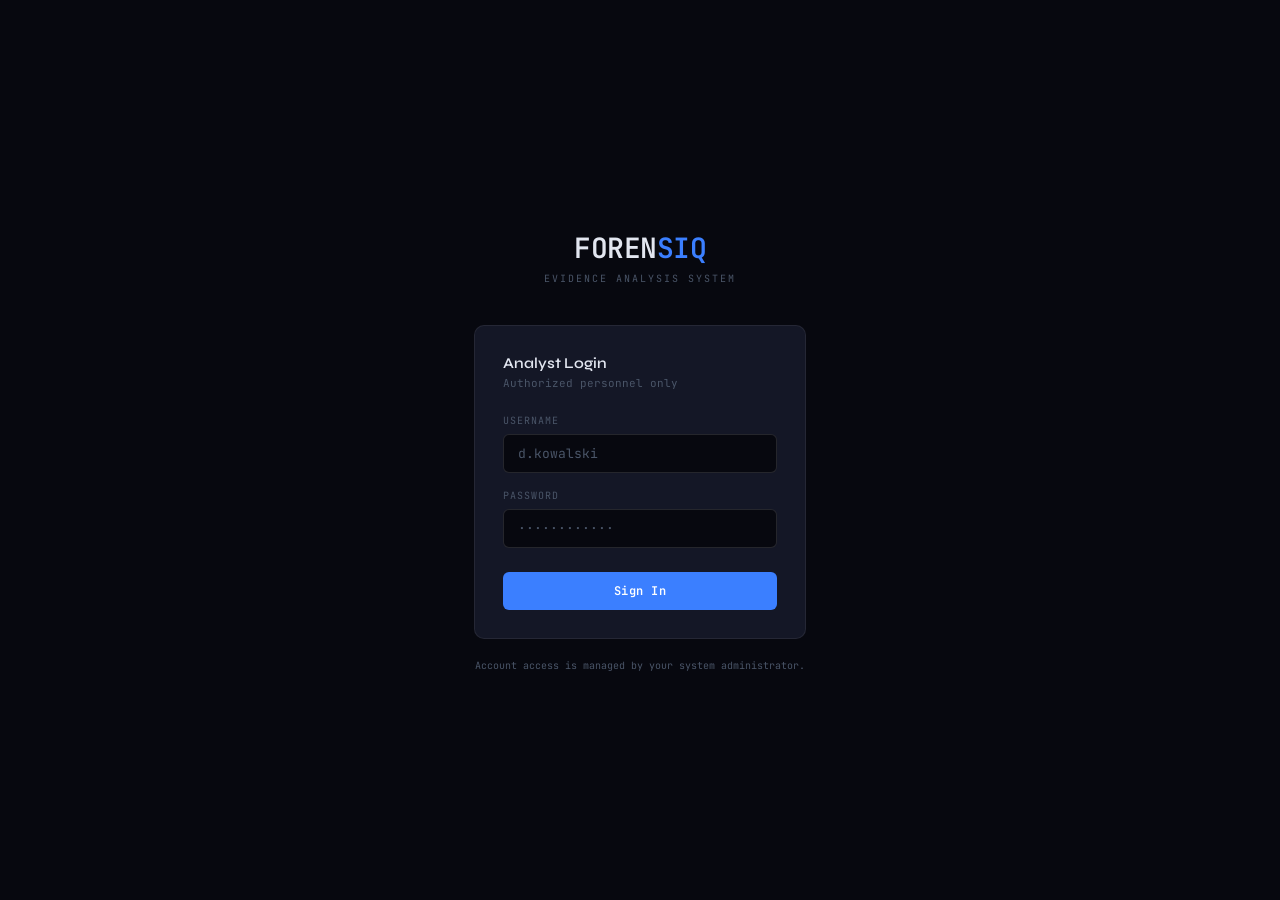
<file: forensiq-ui/index.html>
<!DOCTYPE html>
<html lang="en">
<head>
<meta charset="UTF-8">
<meta name="viewport" content="width=device-width, initial-scale=1.0">
<title>Forensiq — Case Overview</title>
<link href="https://fonts.googleapis.com/css2?family=JetBrains+Mono:wght@400;500;600&family=Syne:wght@400;500;600;700&display=swap" rel="stylesheet">
<link rel="stylesheet" href="css/base.css">
<style>
.signoff-summary {
  display: grid;
  grid-template-columns: repeat(4, 1fr);
  gap: 10px;
  margin-bottom: 16px;
}
.so-stat {
  background: var(--bg);
  border: 1px solid var(--border);
  border-radius: 6px;
  padding: 10px 12px;
  text-align: center;
}
.so-stat-val {
  font-family: var(--mono);
  font-size: 18px;
  font-weight: 700;
  color: var(--text);
  line-height: 1;
  margin-bottom: 4px;
}
.so-stat-label {
  font-family: var(--mono);
  font-size: 9px;
  letter-spacing: 0.8px;
  text-transform: uppercase;
  color: var(--text3);
}
.signoff-warning {
  display: flex;
  align-items: flex-start;
  gap: 10px;
  background: rgba(239,68,68,0.07);
  border: 1px solid rgba(239,68,68,0.2);
  border-radius: 6px;
  padding: 12px 14px;
  margin-bottom: 18px;
  font-size: 12px;
  color: var(--text2);
  line-height: 1.5;
}
.signoff-warning-icon {
  color: var(--red);
  font-family: var(--mono);
  font-size: 12px;
  flex-shrink: 0;
  margin-top: 1px;
}
.signoff-ack-row {
  display: flex;
  align-items: flex-start;
  gap: 10px;
  margin-bottom: 16px;
  cursor: pointer;
}
.signoff-ack-row input[type=checkbox] {
  margin-top: 2px;
  width: 14px;
  height: 14px;
  accent-color: var(--accent);
  flex-shrink: 0;
  cursor: pointer;
}
.signoff-ack-row label {
  font-size: 12px;
  color: var(--text2);
  line-height: 1.5;
  cursor: pointer;
}
.signoff-notes-label {
  font-family: var(--mono);
  font-size: 10px;
  letter-spacing: 0.8px;
  text-transform: uppercase;
  color: var(--text3);
  display: block;
  margin-bottom: 6px;
}
.signoff-textarea {
  width: 100%;
  background: var(--bg);
  border: 1px solid var(--border2);
  border-radius: 6px;
  padding: 10px 12px;
  color: var(--text);
  font-family: var(--mono);
  font-size: 12px;
  outline: none;
  resize: vertical;
  min-height: 90px;
  transition: border-color 0.15s;
}
.signoff-textarea:focus { border-color: var(--accent); }
.signoff-textarea::placeholder { color: var(--text3); }

.audit-banner {
  background: rgba(34,197,94,0.07);
  border: 1px solid rgba(34,197,94,0.2);
  border-radius: 6px;
  padding: 12px 16px;
  margin-bottom: 20px;
  display: flex;
  align-items: center;
  gap: 14px;
}
.audit-banner-msg {
  font-size: 12px;
  color: var(--green);
  font-weight: 500;
}
.audit-banner-hash {
  font-family: var(--mono);
  font-size: 10px;
  color: var(--text3);
  margin-left: auto;
}
</style>
</head>
<body>
<div id="sidebar-mount"></div>
<div class="main">
  <div class="topbar">
    <div class="topbar-title">Case Overview</div>
    <div class="topbar-spacer"></div>
    <div class="status-pill active"><div class="status-dot"></div>Analysis Running</div>
    <button class="btn btn-ghost" onclick="exportReport()">Export Report</button>
    <button class="btn btn-primary" id="signoff-btn" onclick="openSignoff()">Sign Off</button>
  </div>
  <div class="content" id="main-content">
    <div class="stats-grid">
      <div class="stat-card">
        <div class="stat-label">Evidence Items</div>
        <div class="stat-value" id="stat-evidence">—</div>
        <div class="stat-delta up" id="stat-evidence-delta">Loading...</div>
      </div>
      <div class="stat-card">
        <div class="stat-label">Contradictions</div>
        <div class="stat-value" id="stat-contradictions" style="color:var(--red)">—</div>
        <div class="stat-delta warn" id="stat-contr-delta">Loading...</div>
      </div>
      <div class="stat-card">
        <div class="stat-label">Avg. Reliability</div>
        <div class="stat-value" id="stat-reliability">—</div>
        <div class="stat-delta">Bayesian score</div>
      </div>
      <div class="stat-card">
        <div class="stat-label">Audit Entries</div>
        <div class="stat-value" id="stat-audit">—</div>
        <div class="stat-delta up">Chain intact</div>
      </div>
    </div>

    <div style="display:grid;grid-template-columns:1fr 360px;gap:16px;margin-bottom:16px">
      <div class="panel">
        <div class="panel-header">
          <div class="panel-title">Evidence — Priority Ranked</div>
          <div class="panel-count" id="panel-evidence-count">— items</div>
        </div>
        <table class="data-table">
          <thead><tr>
            <th>File</th><th>Source</th><th>Ingested</th><th>Reliability</th><th>Status</th>
          </tr></thead>
          <tbody id="evidence-tbody">
            <tr><td colspan="5" style="padding:24px;text-align:center;font-family:var(--mono);font-size:11px;color:var(--text3)">Loading...</td></tr>
          </tbody>
        </table>
        <div class="hash-display">
          <div class="hash-label">Last Audit Entry</div>
          <div class="hash-value" id="audit-hash-value">—</div>
        </div>
      </div>

      <div class="panel">
        <div class="panel-header">
          <div class="panel-title">Contradictions</div>
          <div class="panel-count" id="panel-contr-count">— flagged</div>
        </div>
        <div id="contr-panel-body" style="padding:0">
          <div style="padding:24px;font-family:var(--mono);font-size:11px;color:var(--text3);text-align:center">Loading...</div>
        </div>
      </div>
    </div>
  </div>
</div>

<!-- Sign-Off Modal -->
<div class="modal-overlay" id="signoff-overlay">
  <div class="modal">
    <div class="modal-header">
      <div class="modal-title">Analyst Sign-Off</div>
      <div class="modal-subtitle">Case #2024-0481</div>
    </div>
    <div class="modal-body">
      <div class="signoff-summary">
        <div class="so-stat">
          <div class="so-stat-val" id="so-evidence">—</div>
          <div class="so-stat-label">Evidence</div>
        </div>
        <div class="so-stat">
          <div class="so-stat-val" id="so-contradictions" style="color:var(--red)">—</div>
          <div class="so-stat-label">Contradictions</div>
        </div>
        <div class="so-stat">
          <div class="so-stat-val" id="so-reliability">—</div>
          <div class="so-stat-label">Avg Reliability</div>
        </div>
        <div class="so-stat">
          <div class="so-stat-val" id="so-audit" style="color:var(--green)">—</div>
          <div class="so-stat-label">Audit Entries</div>
        </div>
      </div>

      <div class="signoff-warning">
        <div class="signoff-warning-icon">!</div>
        <div id="signoff-warning-text">Sign-off records that you have reviewed all evidence and findings. This action is logged to the tamper-evident audit chain and cannot be undone.</div>
      </div>

      <div class="signoff-ack-row">
        <input type="checkbox" id="signoff-ack" onchange="checkSignoffReady()">
        <label for="signoff-ack" id="signoff-ack-label">I have reviewed all evidence items and confirm this analysis is ready for disposition.</label>
      </div>

      <label class="signoff-notes-label" for="signoff-notes">Analyst Notes <span style="color:var(--red)">*</span></label>
      <textarea class="signoff-textarea" id="signoff-notes" placeholder="Document your findings, conclusions, and any observations relevant to case disposition..." oninput="checkSignoffReady()"></textarea>
    </div>
    <div class="modal-footer">
      <button class="btn btn-ghost" onclick="closeSignoff()">Cancel</button>
      <button class="btn btn-primary" id="signoff-confirm" onclick="confirmSignoff()" disabled>Confirm Sign-Off</button>
    </div>
  </div>
</div>

<script src="css/sidebar.js"></script>
<script>
renderSidebar('index');

async function loadDashboard() {
  try {
    const h = { Authorization: `Bearer ${getToken()}` };
    const [evRes, coRes, scRes, auRes] = await Promise.all([
      fetch(`${API_URL}/evidence`,      { headers: h }),
      fetch(`${API_URL}/contradictions`,{ headers: h }),
      fetch(`${API_URL}/scores`,         { headers: h }),
      fetch(`${API_URL}/audit`,          { headers: h }),
    ]);
    const evidence      = evRes.ok ? await evRes.json() : [];
    const contradictions= coRes.ok ? await coRes.json() : [];
    const scores        = scRes.ok ? await scRes.json() : [];
    const audit         = auRes.ok ? await auRes.json() : { ingest_events: [], system_events: [] };

    const evCount   = evidence.length;
    const coCount   = contradictions.length;
    const auCount   = (audit.ingest_events?.length ?? 0) + (audit.system_events?.length ?? 0);
    const avgRel    = scores.length
      ? (scores.reduce((s, x) => s + x.score, 0) / scores.length).toFixed(2) : '—';
    const highSev   = contradictions.filter(c => c.confidence >= 0.90).length;

    // Stats
    document.getElementById('stat-evidence').textContent = evCount;
    document.getElementById('stat-evidence-delta').textContent = `${evCount} total`;
    document.getElementById('stat-contradictions').textContent = coCount;
    document.getElementById('stat-contr-delta').textContent = highSev > 0 ? `${highSev} high severity` : coCount === 0 ? 'None detected' : 'No high severity';
    document.getElementById('stat-reliability').textContent = avgRel;
    document.getElementById('stat-audit').textContent = auCount;
    document.getElementById('panel-evidence-count').textContent = `${evCount} items`;
    document.getElementById('panel-contr-count').textContent = `${coCount} flagged`;

    // Signoff modal stats + dynamic text
    document.getElementById('so-evidence').textContent = evCount;
    document.getElementById('so-contradictions').textContent = coCount;
    document.getElementById('so-reliability').textContent = avgRel;
    document.getElementById('so-audit').textContent = auCount;
    const warnSuffix = highSev > 0
      ? ` — ${highSev} rated high severity (conf > 0.90).`
      : coCount > 0 ? '.' : ' No contradictions detected.';
    document.getElementById('signoff-warning-text').textContent =
      `${coCount} unresolved contradiction${coCount !== 1 ? 's' : ''} present in this case${warnSuffix} Sign-off records that you have reviewed all evidence and findings. This action is logged to the tamper-evident audit chain and cannot be undone.`;
    document.getElementById('signoff-ack-label').textContent =
      `I have reviewed all ${evCount} evidence items, acknowledge the ${coCount} unresolved contradiction${coCount !== 1 ? 's' : ''}, and confirm this analysis is ready for disposition.`;

    // Audit hash (latest ingest SHA-256)
    const latest = audit.ingest_events?.[0];
    if (latest?.sha256) {
      document.getElementById('audit-hash-value').textContent = `sha256:${latest.sha256}`;
    }

    // Evidence table (top 5 by rank)
    const evMap = {};
    evidence.forEach(e => evMap[e.uuid] = e);
    const conflictUuids = new Set();
    contradictions.forEach(c => { conflictUuids.add(c.evidence_uuid_a); conflictUuids.add(c.evidence_uuid_b); });
    const top5 = scores.slice(0, 5).map(s => ({ ...s, ...(evMap[s.uuid] || {}) }));
    if (!top5.length && evidence.length) evidence.slice(0, 5).forEach(e => top5.push({ ...e, score: null }));
    document.getElementById('evidence-tbody').innerHTML = top5.length ? top5.map(item => {
      const score = item.score != null ? item.score.toFixed(2) : '—';
      const pct   = item.score != null ? Math.round(item.score * 100) : 50;
      const cls   = item.score >= 0.8 ? 'high' : item.score >= 0.6 ? 'mid' : 'low';
      const ts    = (item.ingested_at || '').replace('T', ' ').substring(0, 16) || '—';
      const conf  = conflictUuids.has(item.uuid);
      return `<tr>
        <td class="mono text-accent">${item.filename || item.uuid?.substring(0,8)}</td>
        <td>${item.source || '—'}</td>
        <td class="mono text-muted">${ts}</td>
        <td><div class="score-bar-wrap"><div class="score-bar"><div class="score-fill ${cls}" style="width:${pct}%"></div></div><div class="score-num">${score}</div></div></td>
        <td><span class="tag ${conf ? 'tag-conflict' : 'tag-clean'}">${conf ? 'Conflict' : 'Verified'}</span></td>
      </tr>`;
    }).join('') : '<tr><td colspan="5" style="padding:24px;text-align:center;font-family:var(--mono);font-size:11px;color:var(--text3)">No evidence ingested yet.</td></tr>';

    // Contradictions panel
    document.getElementById('contr-panel-body').innerHTML = contradictions.length ? contradictions.slice(0, 3).map((c, i, arr) => {
      const color = c.confidence >= 0.90 ? 'var(--red)' : 'var(--amber)';
      const border = i < arr.length - 1 ? 'border-bottom:1px solid var(--border);' : '';
      return `<div style="padding:14px 18px;${border}">
        <div style="display:flex;align-items:center;gap:8px;margin-bottom:8px">
          <div style="width:7px;height:7px;border-radius:50%;background:${color};flex-shrink:0"></div>
          <span class="mono" style="font-size:11px;font-weight:600;color:var(--text)">${c.context}</span>
          <span class="mono" style="margin-left:auto;font-size:10px;color:var(--text3)">conf: ${c.confidence.toFixed(2)}</span>
        </div>
        <p style="font-size:12px;color:var(--text2);line-height:1.5;margin-bottom:8px">${c.explanation}</p>
        <div style="display:flex;gap:6px">
          <span class="tag tag-info" style="font-size:9px">${c.evidence_uuid_a.substring(0,8)}…</span>
          <span class="tag tag-info" style="font-size:9px">${c.evidence_uuid_b.substring(0,8)}…</span>
        </div>
      </div>`;
    }).join('') : '<div style="padding:24px;font-family:var(--mono);font-size:11px;color:var(--text3);text-align:center">No contradictions detected.</div>';

  } catch (e) {
    console.error('Dashboard load failed:', e);
  }
}

loadDashboard();

function openSignoff() {
  document.getElementById('signoff-overlay').classList.add('open');
  document.getElementById('signoff-ack').checked = false;
  document.getElementById('signoff-notes').value = '';
  document.getElementById('signoff-confirm').disabled = true;
  document.getElementById('signoff-confirm').textContent = 'Confirm Sign-Off';
}

function closeSignoff() {
  document.getElementById('signoff-overlay').classList.remove('open');
}

function checkSignoffReady() {
  const ack = document.getElementById('signoff-ack').checked;
  const notes = document.getElementById('signoff-notes').value.trim();
  document.getElementById('signoff-confirm').disabled = !(ack && notes.length > 0);
}

async function confirmSignoff() {
  const notes = document.getElementById('signoff-notes').value.trim();
  const confirmBtn = document.getElementById('signoff-confirm');
  confirmBtn.disabled = true;
  confirmBtn.textContent = 'Recording...';

  const token = getToken();
  let auditHash = null;
  try {
    await fetch(`${API_URL}/cases/2024-0481/signoff`, {
      method: 'POST',
      headers: { 'Content-Type': 'application/json', 'Authorization': `Bearer ${token}` },
      body: JSON.stringify({ notes }),
    });
    // Fetch latest audit entry to get the real hash
    const auRes = await fetch(`${API_URL}/audit`, { headers: { Authorization: `Bearer ${token}` } });
    if (auRes.ok) {
      const au = await auRes.json();
      const latest = au.ingest_events?.[0];
      if (latest?.sha256) auditHash = `sha256:${latest.sha256}`;
    }
  } catch (_) {}

  closeSignoff();
  markSigned(notes, auditHash);
}

function markSigned(notes, auditHash) {
  const btn = document.getElementById('signoff-btn');
  btn.textContent = 'Signed';
  btn.style.cssText = 'background:rgba(34,197,94,0.12);color:var(--green);border:1px solid rgba(34,197,94,0.25);cursor:default;';
  btn.disabled = true;

  const user = getUser ? getUser() : null;
  const analyst = user ? user.username : 'analyst';
  const ts = new Date().toISOString().replace('T', ' ').substring(0, 19) + ' UTC';
  const hashDisplay = auditHash || '(hash unavailable)';

  const banner = document.createElement('div');
  banner.className = 'audit-banner';
  banner.innerHTML = `
    <div>
      <div class="audit-banner-msg">Sign-off recorded — audit event written to chain</div>
      <div style="font-family:var(--mono);font-size:10px;color:var(--text3);margin-top:3px">${analyst} · ${ts}</div>
    </div>
    <div class="audit-banner-hash">${hashDisplay}</div>
  `;

  const content = document.getElementById('main-content');
  content.insertBefore(banner, content.firstChild);
}

document.getElementById('signoff-overlay').addEventListener('click', function(e) {
  if (e.target === this) closeSignoff();
});

async function exportReport() {
  try {
    const res = await fetch(`${API_URL}/reports`, {
      headers: { Authorization: `Bearer ${getToken()}` },
    });
    if (!res.ok) throw new Error(res.statusText);
    const reports = await res.json();
    if (!reports.length) {
      alert('No reports generated yet. Use the Reports page to generate one.');
      return;
    }
    const latest = reports[reports.length - 1];
    const blob = new Blob([JSON.stringify(latest, null, 2)], { type: 'application/json' });
    const a = document.createElement('a');
    a.href = URL.createObjectURL(blob);
    a.download = `report-${latest.report_id || 'latest'}.json`;
    a.click();
    URL.revokeObjectURL(a.href);
  } catch (e) {
    alert('Export failed: ' + e.message);
  }
}
</script>
</body>
</html>
</file>
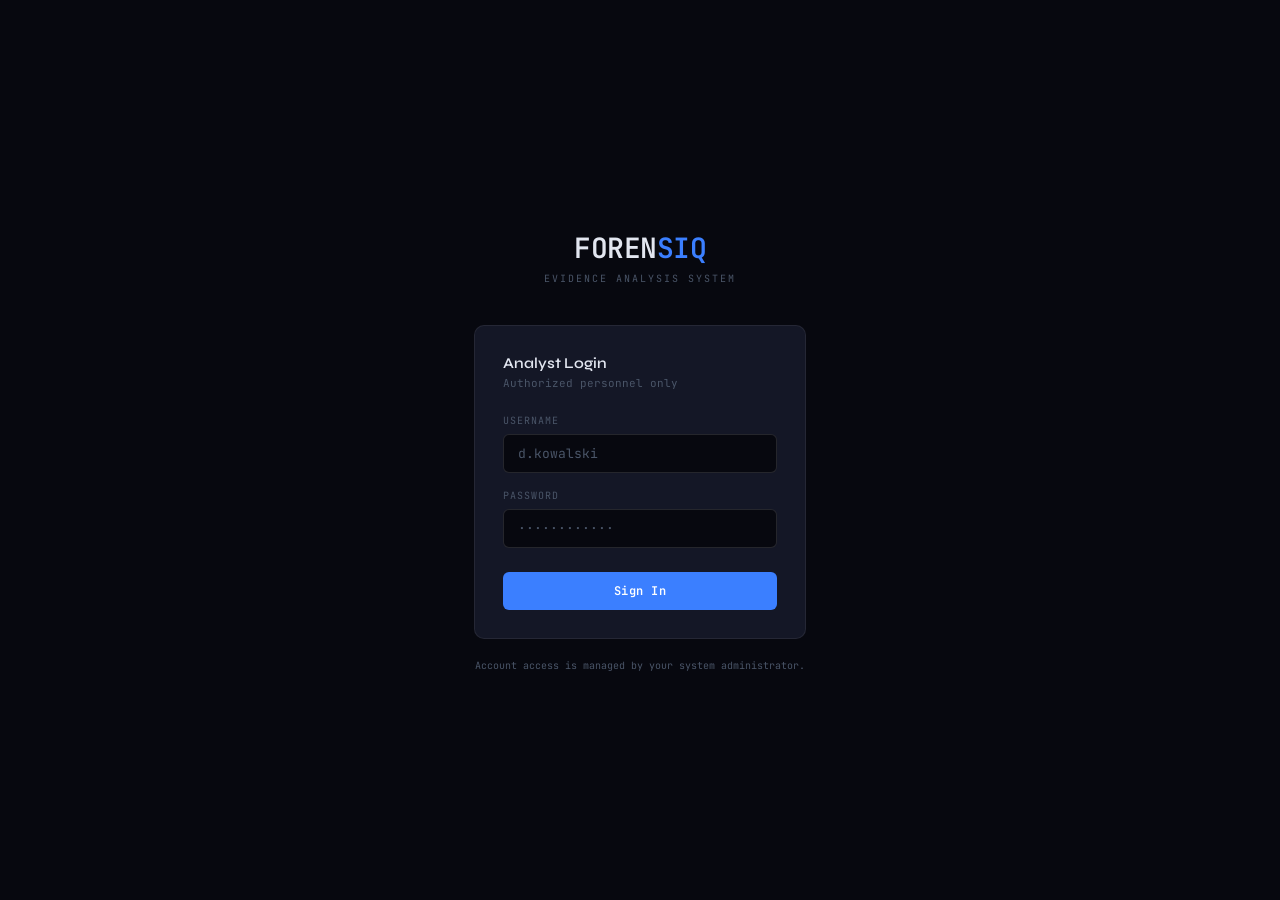
<file: forensiq-ui/audit-log.html>
<!DOCTYPE html>
<html lang="en">
<head>
<meta charset="UTF-8">
<meta name="viewport" content="width=device-width, initial-scale=1.0">
<title>Forensiq — Audit Log</title>
<link href="https://fonts.googleapis.com/css2?family=JetBrains+Mono:wght@400;500;600&family=Syne:wght@400;500;600;700&display=swap" rel="stylesheet">
<link rel="stylesheet" href="css/base.css">
<style>
.audit-row td { font-family: var(--mono); font-size: 11px; padding: 10px 18px; }
.audit-row:hover td { background: var(--surface2); }
.event-type {
  font-family: var(--mono);
  font-size: 9px;
  padding: 2px 7px;
  border-radius: 4px;
  text-transform: uppercase;
  letter-spacing: 0.3px;
}
.ev-ingest { background: rgba(59,127,255,0.1); color: var(--accent); border: 1px solid rgba(59,127,255,0.2); }
.ev-analysis { background: rgba(168,85,247,0.1); color: var(--purple); border: 1px solid rgba(168,85,247,0.2); }
.ev-contradiction { background: rgba(239,68,68,0.1); color: var(--red); border: 1px solid rgba(239,68,68,0.2); }
.ev-report { background: rgba(20,184,166,0.1); color: var(--teal); border: 1px solid rgba(20,184,166,0.2); }
.ev-verify { background: rgba(34,197,94,0.1); color: var(--green); border: 1px solid rgba(34,197,94,0.15); }
.chain-status {
  display: flex;
  align-items: center;
  gap: 10px;
  padding: 12px 18px;
  background: rgba(34,197,94,0.05);
  border-bottom: 1px solid var(--border);
}
.chain-ok {
  font-family: var(--mono);
  font-size: 11px;
  color: var(--green);
}
.chain-hash {
  font-family: var(--mono);
  font-size: 10px;
  color: var(--text3);
  word-break: break-all;
}
</style>
</head>
<body>
<div id="sidebar-mount"></div>
<div class="main">
  <div class="topbar">
    <div class="topbar-title">Audit Log</div>
    <div class="topbar-spacer"></div>
    <button class="btn btn-ghost" id="verify-chain-btn" onclick="verifyChain()">Verify Chain</button>
    <button class="btn btn-ghost" onclick="exportLog()">Export Log</button>
  </div>
  <div class="content">
    <div class="stats-grid">
      <div class="stat-card">
        <div class="stat-label">Total Entries</div>
        <div class="stat-value">—</div>
        <div class="stat-delta up">Append-only</div>
      </div>
      <div class="stat-card">
        <div class="stat-label">Chain Status</div>
        <div class="stat-value" style="font-size:18px" id="chain-status-val">—</div>
        <div class="stat-delta up">SQLite WAL</div>
      </div>
      <div class="stat-card">
        <div class="stat-label">Ingest Events</div>
        <div class="stat-value">—</div>
        <div class="stat-delta">Evidence items</div>
      </div>
      <div class="stat-card">
        <div class="stat-label">Analysis Events</div>
        <div class="stat-value">—</div>
        <div class="stat-delta">Model runs</div>
      </div>
    </div>

    <div class="panel">
      <div class="chain-status" id="chain-status-bar">
        <div class="status-dot" id="chain-dot" style="width:7px;height:7px;border-radius:50%;background:var(--text3)"></div>
        <span class="chain-ok" id="chain-label" style="color:var(--text3)">Loading audit chain...</span>
        <span id="chain-entry-count" style="margin-left:auto;font-family:var(--mono);font-size:10px;color:var(--text3)">— entries · SQLite WAL</span>
      </div>
      <div class="panel-header" style="border-top:none">
        <div class="panel-title">Audit Entries</div>
        <div class="panel-count" id="audit-panel-count">— total</div>
      </div>
      <table class="data-table">
        <thead><tr>
          <th>#</th><th>Timestamp</th><th>Event</th><th>UUID / Reference</th><th>Operator</th><th>SHA-256</th>
        </tr></thead>
        <tbody id="audit-body"></tbody>
      </table>
    </div>
  </div>
</div>

<script src="css/sidebar.js"></script>
<script>
renderSidebar('audit-log');

let auditData = { ingest_events: [], system_events: [] };

const EVENT_CLASS = {
  ingest:        'ev-ingest',
  report_generated: 'ev-report',
  analyst_signoff:  'ev-verify',
};

function shortHash(h) {
  return h && h.length > 12 ? h.substring(0, 8) + '...' + h.slice(-4) : (h || '—');
}

function renderIngestRows(rows) {
  return rows.map(e => `
    <tr class="audit-row">
      <td style="color:var(--text3)">${e.id}</td>
      <td style="color:var(--text2)">${e.ingested_at.replace('T',' ').substring(0,19)} UTC</td>
      <td><span class="event-type ev-ingest">Ingest</span></td>
      <td style="color:var(--text)">${e.filename} · ${e.source}</td>
      <td style="color:var(--text3)">${e.operator_id}</td>
      <td style="color:var(--teal)">${shortHash(e.sha256)}</td>
    </tr>`).join('');
}

function renderEventRows(rows) {
  return rows.map(e => {
    const cls = EVENT_CLASS[e.event_type] || 'ev-analysis';
    const label = e.event_type.replace(/_/g, ' ');
    const ref = typeof e.payload === 'object'
      ? Object.entries(e.payload).map(([k,v]) => `${k}: ${v}`).join(' · ')
      : String(e.payload);
    return `
    <tr class="audit-row">
      <td style="color:var(--text3)">${e.id}</td>
      <td style="color:var(--text2)">${e.occurred_at.replace('T',' ').substring(0,19)} UTC</td>
      <td><span class="event-type ${cls}">${label}</span></td>
      <td style="color:var(--text);max-width:340px;overflow:hidden;text-overflow:ellipsis;white-space:nowrap">${ref}</td>
      <td style="color:var(--text3)">system</td>
      <td style="color:var(--teal)">—</td>
    </tr>`;
  }).join('');
}

async function loadAuditLog() {
  const tbody = document.getElementById('audit-body');
  tbody.innerHTML = '<tr><td colspan="6" style="padding:20px 18px;color:var(--text3);font-family:var(--mono);font-size:11px">Loading...</td></tr>';

  try {
    const res = await fetch(`${API_URL}/audit`, {
      headers: { Authorization: `Bearer ${getToken()}` },
    });
    if (!res.ok) throw new Error(res.statusText);
    const data = await res.json();

    const total = data.ingest_events.length + data.system_events.length;
    document.getElementById('audit-panel-count').textContent = total + ' total';
    document.getElementById('chain-entry-count').textContent = total + ' entries · SQLite WAL';
    document.querySelectorAll('.stat-value')[0].textContent = total;
    document.getElementById('chain-status-val').textContent = total > 0 ? 'INTACT' : '—';
    document.getElementById('chain-status-val').style.color = total > 0 ? 'var(--green)' : '';
    document.getElementById('chain-dot').style.background = total > 0 ? 'var(--green)' : 'var(--text3)';
    document.getElementById('chain-dot').style.animation = total > 0 ? 'pulse 2s infinite' : '';
    document.getElementById('chain-label').textContent = total > 0 ? 'Chain verified — no tampering detected' : 'No audit entries';
    document.getElementById('chain-label').style.color = total > 0 ? 'var(--green)' : 'var(--text3)';
    document.querySelectorAll('.stat-value')[2].textContent = data.ingest_events.length;
    document.querySelectorAll('.stat-value')[3].textContent = data.system_events.length;

    auditData = data;
    tbody.innerHTML = renderIngestRows(data.ingest_events) + renderEventRows(data.system_events);
    if (total === 0) {
      tbody.innerHTML = '<tr><td colspan="6" style="padding:20px 18px;color:var(--text3);font-family:var(--mono);font-size:11px">No audit entries yet.</td></tr>';
    }
  } catch (e) {
    tbody.innerHTML = `<tr><td colspan="6" style="padding:20px 18px;color:var(--red);font-family:var(--mono);font-size:11px">Failed to load audit log: ${e.message}</td></tr>`;
    document.getElementById('chain-label').textContent = 'Failed to load';
    document.getElementById('chain-label').style.color = 'var(--red)';
    document.getElementById('chain-dot').style.background = 'var(--red)';
  }
}

loadAuditLog();

async function verifyChain() {
  const btn = document.getElementById('verify-chain-btn');
  btn.disabled = true;
  btn.textContent = 'Verifying...';
  await loadAuditLog();
  btn.disabled = false;
  btn.textContent = 'Verify Chain';
}

function exportLog() {
  const ingest  = auditData.ingest_events  || [];
  const system_ = auditData.system_events  || [];
  if (!ingest.length && !system_.length) { alert('No audit entries to export.'); return; }
  const escape = v => '"' + String(v ?? '').replace(/"/g, '""') + '"';
  const headers = ['type', 'id', 'timestamp', 'reference', 'operator', 'sha256'];
  const rows = [
    ...ingest.map(e  => [escape('ingest'),       escape(e.id), escape(e.ingested_at), escape(`${e.filename} · ${e.source}`), escape(e.operator_id), escape(e.sha256)].join(',')),
    ...system_.map(e => [escape(e.event_type),   escape(e.id), escape(e.occurred_at), escape(JSON.stringify(e.payload)),    escape('system'),       escape('')       ].join(',')),
  ];
  const blob = new Blob([[headers.map(escape).join(','), ...rows].join('\n')], { type: 'text/csv' });
  const a = document.createElement('a');
  a.href = URL.createObjectURL(blob);
  a.download = 'audit-log.csv';
  a.click();
  URL.revokeObjectURL(a.href);
}
</script>
</body>
</html>
</file>
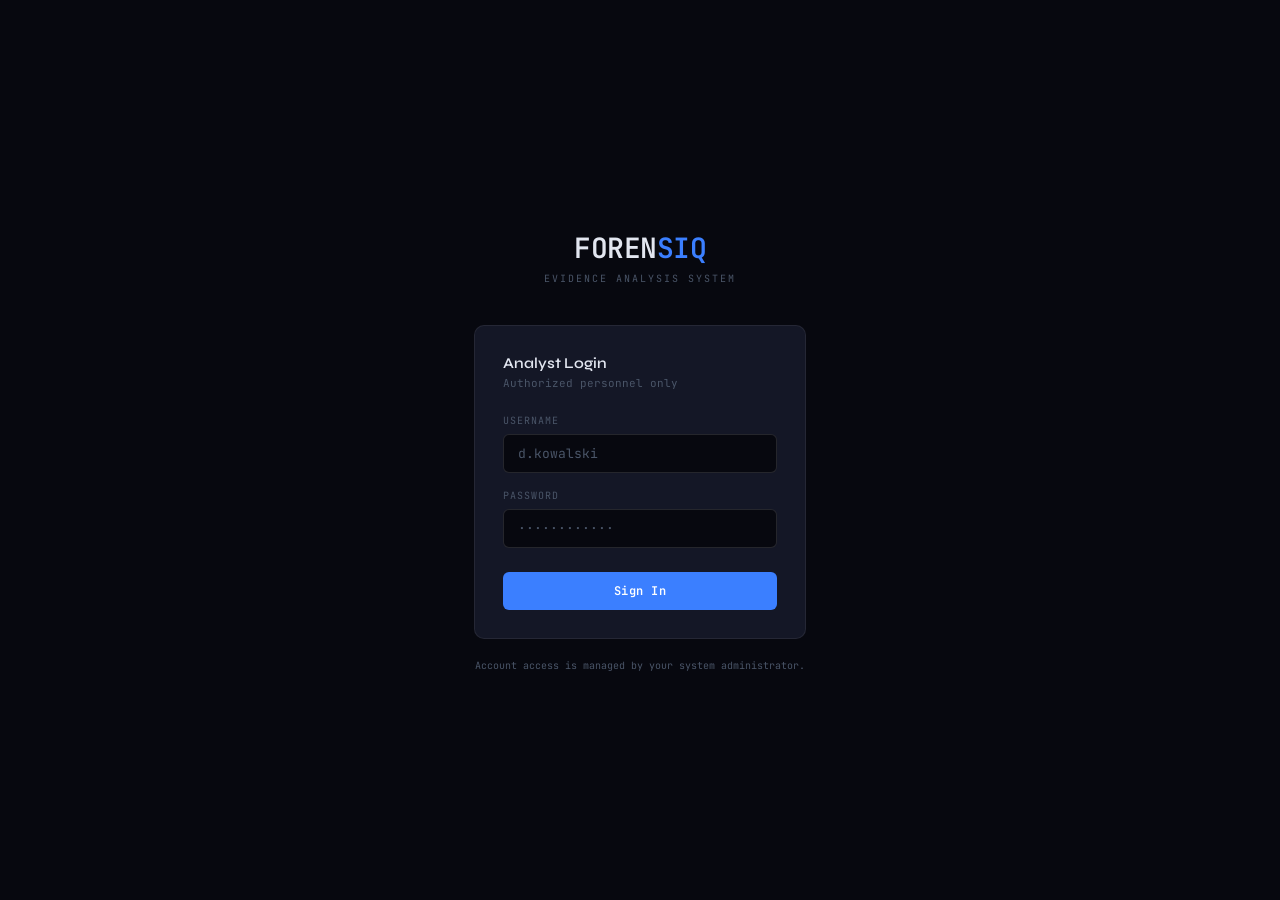
<file: forensiq-ui/cases-active.html>
<!DOCTYPE html>
<html lang="en">
<head>
<meta charset="UTF-8">
<meta name="viewport" content="width=device-width, initial-scale=1.0">
<title>Forensiq — Active Cases</title>
<link href="https://fonts.googleapis.com/css2?family=JetBrains+Mono:wght@400;500;600&family=Syne:wght@400;500;600;700&display=swap" rel="stylesheet">
<link rel="stylesheet" href="css/base.css">
<style>
.case-grid {
  display: grid;
  grid-template-columns: repeat(2, 1fr);
  gap: 14px;
}
.case-card {
  background: var(--surface);
  border: 1px solid var(--border);
  border-radius: 8px;
  padding: 18px 20px;
  cursor: pointer;
  transition: border-color 0.15s;
  text-decoration: none;
  display: block;
}
.case-card:hover { border-color: var(--border2); }
.case-card.current { border-color: rgba(59,127,255,0.4); }
.case-header { display:flex; align-items:flex-start; justify-content:space-between; margin-bottom:10px; }
.case-id { font-family:var(--mono); font-size:11px; color:var(--accent); margin-bottom:4px; }
.case-title { font-size:15px; font-weight:600; color:var(--text); }
.case-meta { font-family:var(--mono); font-size:11px; color:var(--text3); margin-bottom:12px; }
.case-stats { display:flex; gap:16px; margin-bottom:12px; }
.case-stat label { font-family:var(--mono); font-size:9px; letter-spacing:1px; text-transform:uppercase; color:var(--text3); display:block; margin-bottom:3px; }
.case-stat span { font-family:var(--mono); font-size:13px; font-weight:600; color:var(--text); }
.case-bar { height:3px; background:var(--surface2); border-radius:2px; overflow:hidden; margin-bottom:10px; }
.case-bar-fill { height:100%; border-radius:2px; background:var(--accent); }
.case-analyst { font-family:var(--mono); font-size:10px; color:var(--text3); }
</style>
</head>
<body>

<!-- New Case Modal -->
<div id="new-case-overlay" style="display:none;position:fixed;inset:0;background:rgba(0,0,0,0.6);z-index:200;align-items:center;justify-content:center">
  <div style="background:var(--surface);border:1px solid var(--border2);border-radius:10px;padding:28px;width:460px;max-width:90vw">
    <div style="font-size:15px;font-weight:600;color:var(--text);margin-bottom:20px">Create New Case</div>
    <div style="margin-bottom:14px">
      <label style="font-family:var(--mono);font-size:10px;letter-spacing:0.8px;text-transform:uppercase;color:var(--text3);display:block;margin-bottom:6px">Case Title *</label>
      <input id="nc-title" type="text" placeholder="e.g. People v. Doe" style="width:100%;background:var(--bg);border:1px solid var(--border2);border-radius:6px;padding:9px 12px;color:var(--text);font-family:var(--mono);font-size:12px;outline:none;box-sizing:border-box">
    </div>
    <div style="margin-bottom:20px">
      <label style="font-family:var(--mono);font-size:10px;letter-spacing:0.8px;text-transform:uppercase;color:var(--text3);display:block;margin-bottom:6px">Charge / Category</label>
      <input id="nc-charge" type="text" placeholder="e.g. Homicide, Fraud…" style="width:100%;background:var(--bg);border:1px solid var(--border2);border-radius:6px;padding:9px 12px;color:var(--text);font-family:var(--mono);font-size:12px;outline:none;box-sizing:border-box">
    </div>
    <div style="display:flex;gap:10px;justify-content:flex-end">
      <button class="btn btn-ghost" onclick="closeNewCase()">Cancel</button>
      <button class="btn btn-primary" id="nc-submit" onclick="submitNewCase()">Create Case</button>
    </div>
    <div id="nc-status" style="font-family:var(--mono);font-size:11px;margin-top:10px;color:var(--text3)"></div>
  </div>
</div>

<div id="sidebar-mount"></div>
<div class="main">
  <div class="topbar">
    <div class="topbar-title"><strong>Active Cases</strong></div>
    <div class="topbar-spacer"></div>
    <button class="btn btn-primary" onclick="newCase()">+ New Case</button>
  </div>
  <div class="content">
    <div class="stats-grid">
      <div class="stat-card">
        <div class="stat-label">Active Cases</div>
        <div class="stat-value" id="hdr-active">—</div>
        <div class="stat-delta">This analyst</div>
      </div>
      <div class="stat-card">
        <div class="stat-label">Open Contradictions</div>
        <div class="stat-value" id="hdr-contradictions" style="color:var(--red)">—</div>
        <div class="stat-delta danger" id="hdr-co-case">—</div>
      </div>
      <div class="stat-card">
        <div class="stat-label">Evidence Items</div>
        <div class="stat-value" id="hdr-evidence">—</div>
        <div class="stat-delta" id="hdr-ev-case">—</div>
      </div>
      <div class="stat-card">
        <div class="stat-label">Avg Reliability</div>
        <div class="stat-value" id="hdr-reliability">—</div>
        <div class="stat-delta" id="hdr-rel-case">—</div>
      </div>
    </div>

    <div class="case-grid" id="case-grid">
      <div style="padding:24px;font-family:var(--mono);font-size:11px;color:var(--text3)">Loading...</div>
    </div>
  </div>
</div>

<script src="css/sidebar.js"></script>
<script>
renderSidebar('cases-active');

let primaryStats = { evCount: 0, coCount: 0, avgRel: '—', auCount: 0, pct: 0 };

async function loadCaseStats() {
  try {
    const h = { Authorization: `Bearer ${getToken()}` };
    const [evRes, coRes, scRes, auRes] = await Promise.all([
      fetch(`${API_URL}/evidence`,       { headers: h }),
      fetch(`${API_URL}/contradictions`, { headers: h }),
      fetch(`${API_URL}/scores`,          { headers: h }),
      fetch(`${API_URL}/audit`,           { headers: h }),
    ]);
    const evidence       = evRes.ok ? await evRes.json() : [];
    const contradictions = coRes.ok ? await coRes.json() : [];
    const scores         = scRes.ok ? await scRes.json() : [];
    const audit          = auRes.ok ? await auRes.json() : { ingest_events: [], system_events: [] };

    primaryStats.evCount = evidence.length;
    primaryStats.coCount = contradictions.length;
    primaryStats.auCount = (audit.ingest_events?.length ?? 0) + (audit.system_events?.length ?? 0);
    primaryStats.avgRel  = scores.length
      ? (scores.reduce((s, x) => s + x.score, 0) / scores.length).toFixed(2) : '—';
    primaryStats.pct     = scores.length ? Math.round(parseFloat(primaryStats.avgRel) * 100) : 0;

    document.getElementById('hdr-contradictions').textContent = primaryStats.coCount;
    document.getElementById('hdr-evidence').textContent       = primaryStats.evCount;
    document.getElementById('hdr-reliability').textContent    = primaryStats.avgRel;
    document.getElementById('hdr-co-case').textContent  = 'Current case';
    document.getElementById('hdr-ev-case').textContent  = 'Current case';
    document.getElementById('hdr-rel-case').textContent = 'Current case';
  } catch (e) {
    console.error('Case stats load failed:', e);
  }
}

async function loadActiveCases() {
  try {
    const res = await fetch(`${API_URL}/cases?status=active`, {
      headers: { Authorization: `Bearer ${getToken()}` },
    });
    if (!res.ok) throw new Error(res.statusText);
    const cases = await res.json();

    document.getElementById('hdr-active').textContent = cases.length || '—';

    const u = getUser ? getUser() : null;
    const grid = document.getElementById('case-grid');

    if (!cases.length) {
      grid.innerHTML = '<div style="padding:24px;font-family:var(--mono);font-size:11px;color:var(--text3)">No active cases.</div>';
      return;
    }

    grid.innerHTML = cases.map(c => {
      const isPrimary = c.id === '2024-0481';
      const evCount   = isPrimary ? primaryStats.evCount   : '—';
      const avgRel    = isPrimary ? primaryStats.avgRel    : '—';
      const auCount   = isPrimary ? primaryStats.auCount   : '—';
      const coCount   = isPrimary ? primaryStats.coCount   : '—';
      const pct       = isPrimary ? primaryStats.pct       : 0;
      const analyst   = isPrimary ? (u?.username || c.analyst) : c.analyst;
      const opened    = c.opened_at ? c.opened_at.substring(0, 10) : '—';
      return `
        <a href="index.html" class="case-card ${isPrimary ? 'current' : ''}">
          <div class="case-header">
            <div>
              <div class="case-id">#${c.id}</div>
              <div class="case-title">${c.title}</div>
            </div>
            <span class="tag tag-conflict">${coCount} conflicts</span>
          </div>
          <div class="case-meta">Opened ${opened} · ${c.charge || 'No charge listed'}</div>
          <div class="case-stats">
            <div class="case-stat"><label>Evidence</label><span>${evCount}</span></div>
            <div class="case-stat"><label>Reliability</label><span>${avgRel}</span></div>
            <div class="case-stat"><label>Audit Entries</label><span>${auCount}</span></div>
          </div>
          <div class="case-bar"><div class="case-bar-fill" style="width:${pct}%"></div></div>
          <div class="case-analyst">${analyst} · Analysis in progress</div>
        </a>`;
    }).join('');
  } catch (e) {
    document.getElementById('case-grid').innerHTML =
      `<div style="padding:24px;font-family:var(--mono);font-size:11px;color:var(--red)">Failed to load: ${e.message}</div>`;
  }
}

async function load() {
  await loadCaseStats();
  await loadActiveCases();
}

load();

// ── New Case Modal ─────────────────────────────────────────────────────────────

function newCase() {
  document.getElementById('nc-title').value  = '';
  document.getElementById('nc-charge').value = '';
  document.getElementById('nc-status').textContent = '';
  document.getElementById('new-case-overlay').style.display = 'flex';
  document.getElementById('nc-title').focus();
}

function closeNewCase() {
  document.getElementById('new-case-overlay').style.display = 'none';
}

async function submitNewCase() {
  const title  = document.getElementById('nc-title').value.trim();
  const charge = document.getElementById('nc-charge').value.trim();
  const status = document.getElementById('nc-status');

  if (!title) {
    status.textContent = 'Title is required.';
    status.style.color = 'var(--red)';
    return;
  }

  const btn = document.getElementById('nc-submit');
  btn.disabled = true;
  btn.textContent = 'Creating...';
  status.textContent = '';

  try {
    const res = await fetch(`${API_URL}/cases`, {
      method: 'POST',
      headers: { Authorization: `Bearer ${getToken()}`, 'Content-Type': 'application/json' },
      body: JSON.stringify({ title, charge: charge || undefined }),
    });
    if (!res.ok) {
      const err = await res.json().catch(() => ({}));
      throw new Error(err.error || res.statusText);
    }
    closeNewCase();
    await load();
  } catch (e) {
    status.textContent = 'Failed: ' + e.message;
    status.style.color = 'var(--red)';
  } finally {
    btn.disabled = false;
    btn.textContent = 'Create Case';
  }
}

document.getElementById('new-case-overlay').addEventListener('click', function(e) {
  if (e.target === this) closeNewCase();
});
</script>
</body>
</html>
</file>
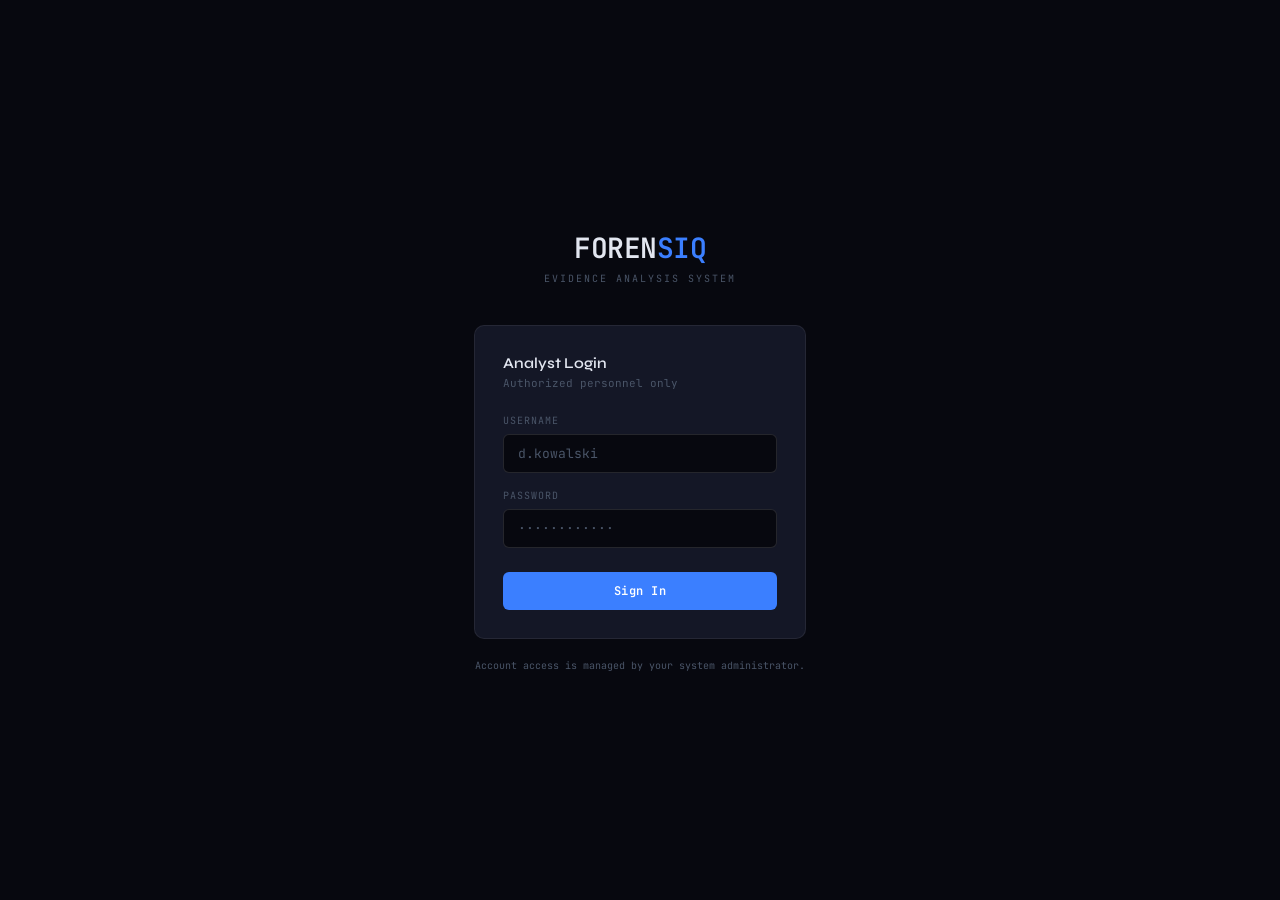
<file: forensiq-ui/cases-archived.html>
<!DOCTYPE html>
<html lang="en">
<head>
<meta charset="UTF-8">
<meta name="viewport" content="width=device-width, initial-scale=1.0">
<title>Forensiq — Archived Cases</title>
<link href="https://fonts.googleapis.com/css2?family=JetBrains+Mono:wght@400;500;600&family=Syne:wght@400;500;600;700&display=swap" rel="stylesheet">
<link rel="stylesheet" href="css/base.css">
<style>
.filter-bar { display:flex; gap:10px; margin-bottom:20px; align-items:center; }
.search-input {
  flex:1; background:var(--surface); border:1px solid var(--border2); border-radius:6px;
  padding:8px 14px; color:var(--text); font-family:var(--mono); font-size:12px; outline:none;
}
.search-input:focus { border-color:var(--accent); }
.search-input::placeholder { color:var(--text3); }
.filter-select {
  background:var(--surface); border:1px solid var(--border2); border-radius:6px;
  padding:8px 12px; color:var(--text2); font-family:var(--mono); font-size:11px; outline:none; cursor:pointer;
}
.outcome-badge {
  font-family:var(--mono); font-size:9px; padding:2px 8px; border-radius:4px;
  text-transform:uppercase; letter-spacing:0.3px;
}
.out-convicted { background:rgba(239,68,68,0.1); color:var(--red); border:1px solid rgba(239,68,68,0.2); }
.out-acquitted { background:rgba(34,197,94,0.1); color:var(--green); border:1px solid rgba(34,197,94,0.15); }
.out-dismissed { background:rgba(74,85,104,0.2); color:var(--text3); border:1px solid var(--border2); }
.out-plea { background:rgba(245,158,11,0.1); color:var(--amber); border:1px solid rgba(245,158,11,0.2); }
</style>
</head>
<body>
<div id="sidebar-mount"></div>
<div class="main">
  <div class="topbar">
    <div class="topbar-title"><strong>Archived Cases</strong></div>
    <div class="topbar-spacer"></div>
    <button class="btn btn-ghost" onclick="exportAll()">Export All</button>
  </div>
  <div class="content">
    <div class="stats-grid">
      <div class="stat-card">
        <div class="stat-label">Archived</div>
        <div class="stat-value" id="arc-total">0</div>
        <div class="stat-delta">All time</div>
      </div>
      <div class="stat-card">
        <div class="stat-label">Convicted</div>
        <div class="stat-value" id="arc-convicted" style="color:var(--red)">0</div>
        <div class="stat-delta" id="arc-convicted-pct">—</div>
      </div>
      <div class="stat-card">
        <div class="stat-label">Acquitted</div>
        <div class="stat-value text-green" id="arc-acquitted">0</div>
        <div class="stat-delta" id="arc-acquitted-pct">—</div>
      </div>
      <div class="stat-card">
        <div class="stat-label">Dismissed / Plea</div>
        <div class="stat-value" id="arc-other">0</div>
        <div class="stat-delta" id="arc-other-pct">—</div>
      </div>
    </div>

    <div class="filter-bar">
      <input class="search-input" type="text" placeholder="Search archived cases..." id="search">
      <select class="filter-select" id="outcome-filter">
        <option value="">All Outcomes</option>
        <option>Convicted</option>
        <option>Acquitted</option>
        <option>Dismissed</option>
        <option>Plea</option>
      </select>
      <select class="filter-select" id="year-filter">
        <option value="">All Years</option>
        <option>2024</option>
        <option>2023</option>
        <option>2022</option>
      </select>
    </div>

    <div class="panel">
      <div class="panel-header">
        <div class="panel-title">Archived Cases</div>
        <div class="panel-count" id="count-label">34 cases</div>
      </div>
      <table class="data-table">
        <thead><tr>
          <th>Case ID</th><th>Title</th><th>Charge</th><th>Closed</th><th>Analyst</th><th>Evidence</th><th>Outcome</th>
        </tr></thead>
        <tbody id="archive-body"></tbody>
      </table>
    </div>
  </div>
</div>

<script src="css/sidebar.js"></script>
<script>
renderSidebar('cases-archived');

let cases = [];
let filtered = [];

const outcomeClass = { Convicted:'out-convicted', Acquitted:'out-acquitted', Dismissed:'out-dismissed', Plea:'out-plea' };

function render() {
  const total     = cases.length;
  const convicted = cases.filter(c => c.outcome === 'Convicted').length;
  const acquitted = cases.filter(c => c.outcome === 'Acquitted').length;
  const other     = total - convicted - acquitted;
  const pct = n => total ? Math.round(n / total * 100) + '%' : '—';
  document.getElementById('arc-total').textContent         = total || '—';
  document.getElementById('arc-convicted').textContent     = convicted || '—';
  document.getElementById('arc-convicted-pct').textContent = pct(convicted);
  document.getElementById('arc-acquitted').textContent     = acquitted || '—';
  document.getElementById('arc-acquitted-pct').textContent = pct(acquitted);
  document.getElementById('arc-other').textContent         = other || '—';
  document.getElementById('arc-other-pct').textContent     = pct(other);
  document.getElementById('count-label').textContent = filtered.length + ' cases';
  document.getElementById('archive-body').innerHTML = filtered.length ? filtered.map(c => `
    <tr>
      <td class="mono text-accent">${c.id}</td>
      <td style="color:var(--text);font-weight:500">${c.title}</td>
      <td style="color:var(--text2)">${c.charge || '—'}</td>
      <td class="mono text-muted">${(c.closed_at || '—').substring(0, 10)}</td>
      <td style="color:var(--text2)">${c.analyst}</td>
      <td class="mono" style="color:var(--text2);text-align:center">—</td>
      <td><span class="outcome-badge ${outcomeClass[c.outcome] || ''}">${c.outcome || '—'}</span></td>
    </tr>
  `).join('') : '<tr><td colspan="7" style="padding:32px;text-align:center;font-family:var(--mono);font-size:11px;color:var(--text3)">No archived cases.</td></tr>';
}

function applyFilters() {
  const q = document.getElementById('search').value.toLowerCase();
  const o = document.getElementById('outcome-filter').value;
  const y = document.getElementById('year-filter').value;
  filtered = cases.filter(c =>
    (!q || (c.title || '').toLowerCase().includes(q) || c.id.toLowerCase().includes(q)) &&
    (!o || c.outcome === o) &&
    (!y || (c.closed_at || '').startsWith(y))
  );
  render();
}

async function loadArchivedCases() {
  try {
    const res = await fetch(`${API_URL}/cases?status=archived`, {
      headers: { Authorization: `Bearer ${getToken()}` },
    });
    if (!res.ok) throw new Error(res.statusText);
    cases    = await res.json();
    filtered = [...cases];
    render();
  } catch (e) {
    document.getElementById('archive-body').innerHTML =
      `<tr><td colspan="7" style="padding:24px;font-family:var(--mono);font-size:11px;color:var(--red)">Failed to load: ${e.message}</td></tr>`;
  }
}

document.getElementById('search').addEventListener('input', applyFilters);
document.getElementById('outcome-filter').addEventListener('change', applyFilters);
document.getElementById('year-filter').addEventListener('change', applyFilters);

loadArchivedCases();

function exportAll() {
  if (!cases.length) { alert('No archived cases to export.'); return; }
  const headers = ['id', 'title', 'charge', 'closed', 'analyst', 'evidence', 'outcome'];
  const escape  = v => '"' + String(v ?? '').replace(/"/g, '""') + '"';
  const lines   = [headers.map(escape).join(','),
    ...cases.map(c => headers.map(h => escape(c[h])).join(','))];
  const blob = new Blob([lines.join('\n')], { type: 'text/csv' });
  const a = document.createElement('a');
  a.href = URL.createObjectURL(blob);
  a.download = 'archived-cases.csv';
  a.click();
  URL.revokeObjectURL(a.href);
}
</script>
</body>
</html>
</file>
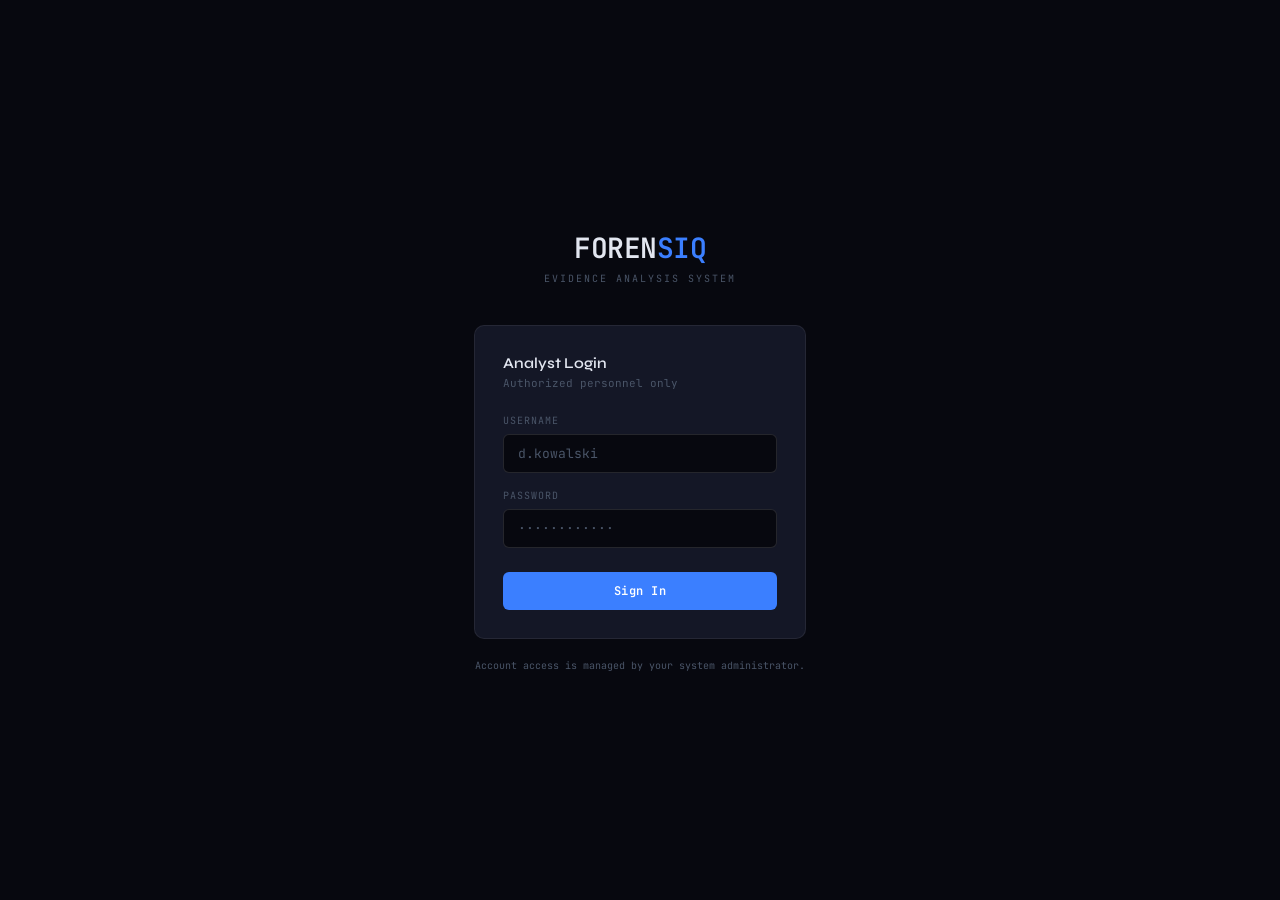
<file: forensiq-ui/contradictions.html>
<!DOCTYPE html>
<html lang="en">
<head>
<meta charset="UTF-8">
<meta name="viewport" content="width=device-width, initial-scale=1.0">
<title>Forensiq — Contradictions</title>
<link href="https://fonts.googleapis.com/css2?family=JetBrains+Mono:wght@400;500;600&family=Syne:wght@400;500;600;700&display=swap" rel="stylesheet">
<link rel="stylesheet" href="css/base.css">
<style>
.contradiction-card {
  background: var(--surface);
  border: 1px solid var(--border);
  border-radius: 8px;
  margin-bottom: 12px;
  overflow: hidden;
  transition: border-color 0.15s;
}
.contradiction-card.high { border-left: 3px solid var(--red); }
.contradiction-card.medium { border-left: 3px solid var(--amber); }
.contradiction-card.low { border-left: 3px solid var(--text3); }
.contradiction-card:hover { border-color: var(--border2); }
.c-header {
  display: flex;
  align-items: center;
  padding: 16px 18px;
  gap: 12px;
  cursor: pointer;
}
.c-severity-badge {
  font-family: var(--mono);
  font-size: 9px;
  padding: 3px 8px;
  border-radius: 4px;
  text-transform: uppercase;
  letter-spacing: 0.5px;
  flex-shrink: 0;
}
.sev-high { background: rgba(239,68,68,0.12); color: var(--red); border: 1px solid rgba(239,68,68,0.25); }
.sev-medium { background: rgba(245,158,11,0.1); color: var(--amber); border: 1px solid rgba(245,158,11,0.2); }
.sev-low { background: rgba(74,85,104,0.2); color: var(--text3); border: 1px solid var(--border2); }
.c-type { font-size:14px; font-weight:600; color: var(--text); flex:1; }
.c-conf { font-family: var(--mono); font-size:11px; color: var(--text3); }
.c-chevron { font-size:12px; color:var(--text3); transition: transform 0.2s; }
.c-chevron.open { transform: rotate(90deg); }
.c-body {
  padding: 0 18px 18px;
  display: none;
}
.c-body.open { display: block; }
.c-description {
  font-size:13px;
  color: var(--text2);
  line-height: 1.6;
  margin-bottom: 14px;
  padding: 12px;
  background: var(--bg);
  border-radius: 6px;
  border: 1px solid var(--border);
}
.c-pair {
  display: grid;
  grid-template-columns: 1fr 1fr;
  gap: 10px;
  margin-bottom: 14px;
}
.c-side {
  background: var(--bg2);
  border: 1px solid var(--border);
  border-radius: 6px;
  padding: 12px;
}
.c-side-label {
  font-family: var(--mono);
  font-size: 9px;
  letter-spacing: 1px;
  text-transform: uppercase;
  color: var(--text3);
  margin-bottom: 6px;
}
.c-side-source {
  font-family: var(--mono);
  font-size: 11px;
  color: var(--accent);
  margin-bottom: 6px;
}
.c-side-claim {
  font-size: 12px;
  color: var(--text);
  line-height: 1.5;
}
.c-meta {
  display: flex;
  gap: 16px;
  flex-wrap: wrap;
}
.c-meta-item label {
  font-family: var(--mono);
  font-size: 9px;
  letter-spacing: 1px;
  text-transform: uppercase;
  color: var(--text3);
  display: block;
  margin-bottom: 3px;
}
.c-meta-item span {
  font-family: var(--mono);
  font-size: 11px;
  color: var(--text2);
}
</style>
</head>
<body>
<div id="sidebar-mount"></div>
<div class="main">
  <div class="topbar">
    <div class="topbar-title">Contradictions</div>
    <div class="topbar-spacer"></div>
    <button class="btn btn-ghost" id="rerun-btn" onclick="rerunDetection()">Re-run Detection</button>
    <button class="btn btn-ghost" onclick="exportFlagged()">Export Flagged</button>
  </div>
  <div class="content">
    <div class="stats-grid">
      <div class="stat-card">
        <div class="stat-label">Total Flagged</div>
        <div class="stat-value" style="color:var(--red)">—</div>
        <div class="stat-delta">CrossEncoder output</div>
      </div>
      <div class="stat-card">
        <div class="stat-label">High Severity</div>
        <div class="stat-value" style="color:var(--red)">—</div>
        <div class="stat-delta danger">Conf &gt; 0.90</div>
      </div>
      <div class="stat-card">
        <div class="stat-label">Medium Severity</div>
        <div class="stat-value" style="color:var(--amber)">—</div>
        <div class="stat-delta warn">Conf 0.85–0.90</div>
      </div>
      <div class="stat-card">
        <div class="stat-label">Uncertain</div>
        <div class="stat-value">—</div>
        <div class="stat-delta">Conf &lt; 0.85</div>
      </div>
    </div>

    <div id="contradiction-list"></div>
  </div>
</div>

<script src="css/sidebar.js"></script>
<script>
renderSidebar('contradictions');

let allContradictions = [];
let openCard = null;

function severity(conf) {
  if (conf >= 0.90) return 'high';
  if (conf >= 0.85) return 'medium';
  return 'low';
}

function render(contradictions) {
  const statEls = document.querySelectorAll('.stat-value');
  const total  = contradictions.length;
  const high   = contradictions.filter(c => c.confidence >= 0.90).length;
  const medium = contradictions.filter(c => c.confidence >= 0.85 && c.confidence < 0.90).length;
  const uncertain = contradictions.filter(c => c.label === 'UNCERTAIN').length;
  if (statEls[0]) statEls[0].textContent = total;
  if (statEls[1]) statEls[1].textContent = high;
  if (statEls[2]) statEls[2].textContent = medium;
  if (statEls[3]) statEls[3].textContent = uncertain;

  if (total === 0) {
    document.getElementById('contradiction-list').innerHTML =
      '<div style="padding:40px 24px;text-align:center;font-family:var(--mono);font-size:12px;color:var(--text3)">No contradictions detected yet. Ingest evidence to run analysis.</div>';
    return;
  }

  document.getElementById('contradiction-list').innerHTML = contradictions.map((c, i) => {
    const sev = severity(c.confidence);
    const ts  = c.detected_at ? c.detected_at.replace('T', ' ').substring(0, 16) + ' UTC' : '—';
    return `
    <div class="contradiction-card ${sev}">
      <div class="c-header" onclick="toggle(${i})">
        <span class="c-severity-badge sev-${sev}">${sev}</span>
        <div class="c-type">${c.label} — ${c.context}</div>
        <span class="c-conf">conf: ${c.confidence.toFixed(2)}</span>
        <span class="c-chevron" id="chev-${i}">▶</span>
      </div>
      <div class="c-body" id="body-${i}">
        <div class="c-description">${c.explanation}</div>
        <div class="c-pair">
          <div class="c-side">
            <div class="c-side-label">Evidence A</div>
            <div class="c-side-source" style="font-family:var(--mono);font-size:10px;color:var(--accent);margin-bottom:4px">${c.evidence_uuid_a}</div>
          </div>
          <div class="c-side">
            <div class="c-side-label">Evidence B</div>
            <div class="c-side-source" style="font-family:var(--mono);font-size:10px;color:var(--accent);margin-bottom:4px">${c.evidence_uuid_b}</div>
          </div>
        </div>
        <div class="c-meta">
          <div class="c-meta-item"><label>ID</label><span>#${c.id}</span></div>
          <div class="c-meta-item"><label>Model</label><span>cross-encoder/nli-deberta-v3-base</span></div>
          <div class="c-meta-item"><label>Detected</label><span>${ts}</span></div>
          <div class="c-meta-item"><label>Context</label><span>${c.context}</span></div>
        </div>
      </div>
    </div>`;
  }).join('');
}

function toggle(i) {
  if (openCard !== null && openCard !== i) {
    document.getElementById('body-' + openCard).classList.remove('open');
    document.getElementById('chev-' + openCard).classList.remove('open');
  }
  const b  = document.getElementById('body-' + i);
  const ch = document.getElementById('chev-' + i);
  b.classList.toggle('open');
  ch.classList.toggle('open');
  openCard = b.classList.contains('open') ? i : null;
}

async function loadContradictions() {
  try {
    const res = await fetch(`${API_URL}/contradictions`, {
      headers: { Authorization: `Bearer ${getToken()}` },
    });
    if (!res.ok) throw new Error(res.statusText);
    allContradictions = await res.json();
    render(allContradictions);
  } catch (e) {
    document.getElementById('contradiction-list').innerHTML =
      `<div style="padding:24px;font-family:var(--mono);font-size:11px;color:var(--red)">Failed to load: ${e.message}</div>`;
  }
}

async function rerunDetection() {
  const btn = document.getElementById('rerun-btn');
  btn.disabled = true;
  btn.textContent = 'Queuing...';
  try {
    const res = await fetch(`${API_URL}/contradictions/rerun`, {
      method: 'POST',
      headers: { Authorization: `Bearer ${getToken()}` },
    });
    if (!res.ok) throw new Error(res.statusText);
    btn.textContent = 'Running...';
    // Poll for updated results after a short delay to let the pipeline start.
    setTimeout(async () => {
      await loadContradictions();
      btn.disabled = false;
      btn.textContent = 'Re-run Detection';
    }, 3000);
  } catch (e) {
    alert('Re-run failed: ' + e.message);
    btn.disabled = false;
    btn.textContent = 'Re-run Detection';
  }
}

function exportFlagged() {
  if (!allContradictions.length) { alert('No contradictions to export.'); return; }
  const headers = ['id', 'label', 'confidence', 'context', 'explanation', 'evidence_uuid_a', 'evidence_uuid_b', 'detected_at'];
  const escape  = v => '"' + String(v ?? '').replace(/"/g, '""') + '"';
  const lines   = [headers.map(escape).join(','),
    ...allContradictions.map(c => headers.map(h => escape(c[h])).join(','))];
  const blob = new Blob([lines.join('\n')], { type: 'text/csv' });
  const a = document.createElement('a');
  a.href = URL.createObjectURL(blob);
  a.download = 'contradictions.csv';
  a.click();
  URL.revokeObjectURL(a.href);
}

loadContradictions();
</script>
</body>
</html>
</file>
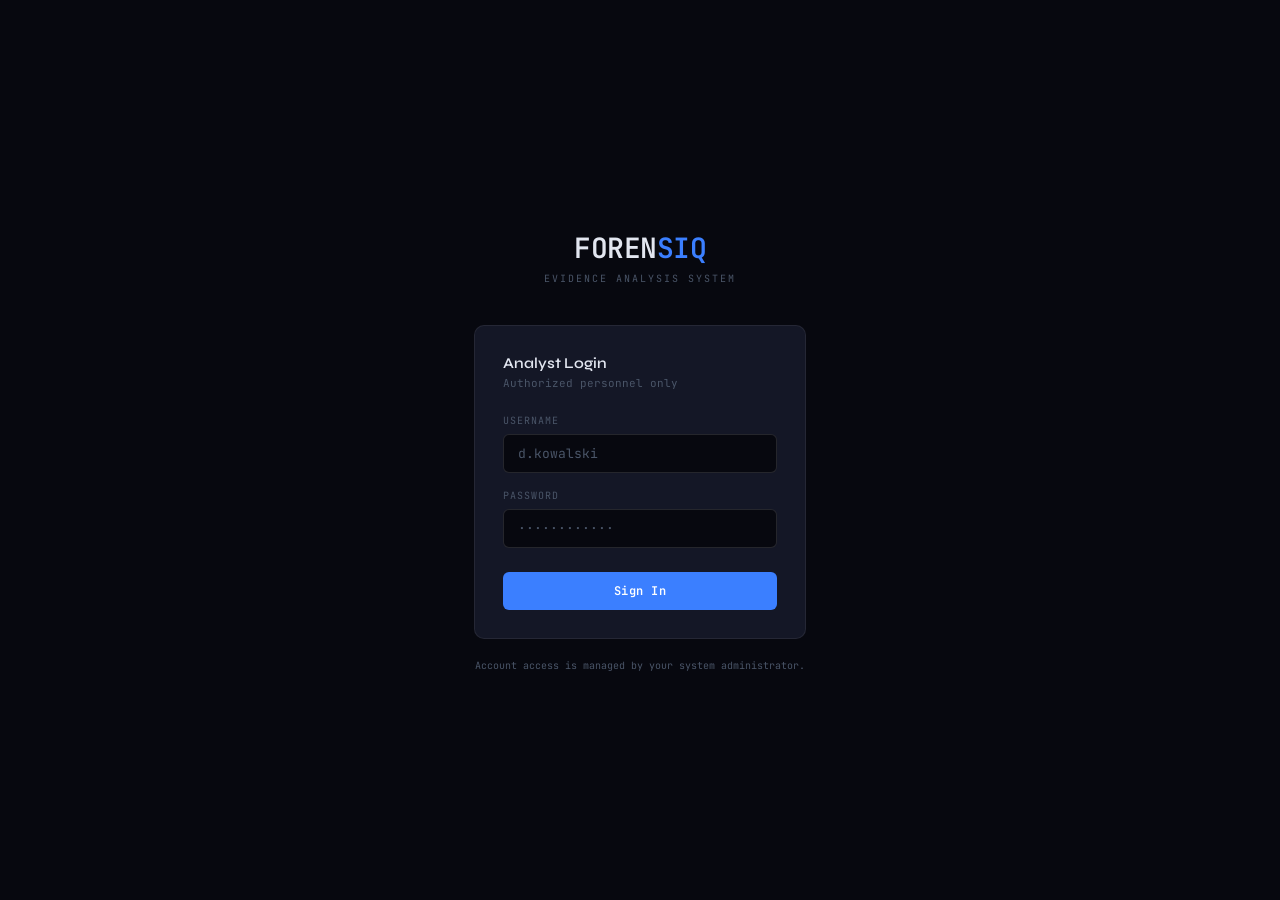
<file: forensiq-ui/evidence.html>
<!DOCTYPE html>
<html lang="en">
<head>
<meta charset="UTF-8">
<meta name="viewport" content="width=device-width, initial-scale=1.0">
<title>Forensiq — Evidence</title>
<link href="https://fonts.googleapis.com/css2?family=JetBrains+Mono:wght@400;500;600&family=Syne:wght@400;500;600;700&display=swap" rel="stylesheet">
<link rel="stylesheet" href="css/base.css">
<style>
.filter-bar {
  display: flex;
  gap: 10px;
  margin-bottom: 20px;
  align-items: center;
}
.search-input {
  flex: 1;
  background: var(--surface);
  border: 1px solid var(--border2);
  border-radius: 6px;
  padding: 8px 14px;
  color: var(--text);
  font-family: var(--mono);
  font-size: 12px;
  outline: none;
}
.search-input::placeholder { color: var(--text3); }
.search-input:focus { border-color: var(--accent); }
.filter-select {
  background: var(--surface);
  border: 1px solid var(--border2);
  border-radius: 6px;
  padding: 8px 12px;
  color: var(--text2);
  font-family: var(--mono);
  font-size: 11px;
  outline: none;
  cursor: pointer;
}
.evidence-row {
  display: flex;
  align-items: center;
  gap: 14px;
  padding: 14px 18px;
  border-bottom: 1px solid var(--border);
  cursor: pointer;
  transition: background 0.1s;
}
.evidence-row:hover { background: var(--surface2); }
.evidence-row:last-child { border-bottom: none; }
.evidence-icon {
  width: 36px; height: 36px;
  border-radius: 6px;
  display: flex;
  align-items: center;
  justify-content: center;
  font-family: var(--mono);
  font-size: 9px;
  font-weight: 600;
  flex-shrink: 0;
}
.icon-doc { background: rgba(59,127,255,0.12); color: var(--accent); border: 1px solid rgba(59,127,255,0.2); }
.icon-vid { background: rgba(168,85,247,0.12); color: var(--purple); border: 1px solid rgba(168,85,247,0.2); }
.icon-img { background: rgba(20,184,166,0.12); color: var(--teal); border: 1px solid rgba(20,184,166,0.2); }
.icon-csv { background: rgba(245,158,11,0.12); color: var(--amber); border: 1px solid rgba(245,158,11,0.2); }
.detail-drawer {
  background: var(--bg);
  border-top: 1px solid var(--border);
  padding: 16px 18px;
  display: none;
}
.detail-drawer.open { display: block; }
.detail-grid {
  display: grid;
  grid-template-columns: repeat(3, 1fr);
  gap: 12px;
  margin-bottom: 14px;
}
.detail-field label {
  font-family: var(--mono);
  font-size: 9px;
  letter-spacing: 1px;
  text-transform: uppercase;
  color: var(--text3);
  display: block;
  margin-bottom: 4px;
}
.detail-field span {
  font-family: var(--mono);
  font-size: 12px;
  color: var(--text);
}
</style>
</head>
<body>
<div id="sidebar-mount"></div>
<div class="main">
  <div class="topbar">
    <div class="topbar-title">Evidence</div>
    <div class="topbar-spacer"></div>
    <button class="btn btn-ghost" id="verify-all-btn" onclick="verifyAllHashes()">Verify All Hashes</button>
    <a href="ingest.html"><button class="btn btn-primary">+ Ingest</button></a>
  </div>
  <div class="content">
    <div class="stats-grid">
      <div class="stat-card">
        <div class="stat-label">Total Items</div>
        <div class="stat-value" id="stat-total">—</div>
        <div class="stat-delta up">Ingested</div>
      </div>
      <div class="stat-card">
        <div class="stat-label">Verified</div>
        <div class="stat-value text-green" id="stat-verified">—</div>
        <div class="stat-delta">No conflicts</div>
      </div>
      <div class="stat-card">
        <div class="stat-label">Conflicts</div>
        <div class="stat-value" id="stat-conflicts" style="color:var(--red)">—</div>
        <div class="stat-delta danger">Require review</div>
      </div>
      <div class="stat-card">
        <div class="stat-label">Scored</div>
        <div class="stat-value" id="stat-scored" style="color:var(--amber)">—</div>
        <div class="stat-delta">Analysis complete</div>
      </div>
    </div>

    <div class="filter-bar">
      <input class="search-input" type="text" placeholder="Search evidence..." id="search">
      <select class="filter-select" id="type-filter">
        <option value="">All Types</option>
        <option value="DOC">Documents</option>
        <option value="VID">Video</option>
        <option value="IMG">Images</option>
        <option value="CSV">Data</option>
      </select>
      <select class="filter-select" id="status-filter">
        <option value="">All Status</option>
        <option value="Verified">Verified</option>
        <option value="Conflict">Conflict</option>
        <option value="Pending">Pending</option>
      </select>
    </div>

    <div class="panel" id="evidence-panel">
      <div class="panel-header">
        <div class="panel-title">Evidence Items</div>
        <div class="panel-count" id="count-label">24 items</div>
      </div>
      <div id="evidence-list">
        <!-- rows injected by JS -->
      </div>
    </div>
  </div>
</div>


<script src="css/sidebar.js"></script>
<script>
renderSidebar('evidence');

let evidence = [];
let filtered = [];

async function loadEvidence() {
  const h = { Authorization: `Bearer ${getToken()}` };
  try {
    const [evRes, scRes, coRes] = await Promise.all([
      fetch(`${API_URL}/evidence`,       { headers: h }),
      fetch(`${API_URL}/scores`,          { headers: h }),
      fetch(`${API_URL}/contradictions`,  { headers: h }),
    ]);
    const evData = evRes.ok ? await evRes.json() : [];
    const scData = scRes.ok ? await scRes.json() : [];
    const coData = coRes.ok ? await coRes.json() : [];

    const scoreMap = {};
    scData.forEach(s => scoreMap[s.uuid] = s.score);

    const conflictUuids = new Set();
    coData.forEach(c => { conflictUuids.add(c.evidence_uuid_a); conflictUuids.add(c.evidence_uuid_b); });

    evidence = evData.map((e, i) => {
      const score = scoreMap[e.uuid] ?? 0;
      const status = conflictUuids.has(e.uuid) ? 'Conflict' : (scoreMap[e.uuid] != null ? 'Verified' : 'Pending');
      return {
        id: 'EVD-' + String(i + 1).padStart(3, '0'),
        type: guessType(e.filename),
        name: e.filename,
        source: e.source,
        ingested: e.ingested_at.replace('T', ' ').substring(0, 16),
        size: formatBytes(e.size_bytes),
        score,
        status,
        uuid: e.uuid,
        sha: e.sha256,
        operator: e.operator_id,
        entities: '—',
        notes: '—',
      };
    });

    // Update stats
    const total     = evidence.length;
    const conflicts = evidence.filter(e => e.status === 'Conflict').length;
    const verified  = evidence.filter(e => e.status === 'Verified').length;
    const scored    = scData.length;
    document.getElementById('stat-total').textContent     = total;
    document.getElementById('stat-verified').textContent  = verified;
    document.getElementById('stat-conflicts').textContent = conflicts;
    document.getElementById('stat-scored').textContent    = scored;

  } catch (_) {
    evidence = [];
  }
  filtered = [...evidence];
  document.getElementById('count-label').textContent = filtered.length + ' items';
  render();
}

function guessType(filename) {
  const ext = filename.split('.').pop().toLowerCase();
  if (['mp4','mov','avi','mkv'].includes(ext)) return 'VID';
  if (['jpg','jpeg','png','gif','tiff','zip'].includes(ext)) return 'IMG';
  if (['csv','xlsx','xls'].includes(ext)) return 'CSV';
  return 'DOC';
}

function formatBytes(b) {
  if (b >= 1073741824) return (b / 1073741824).toFixed(1) + ' GB';
  if (b >= 1048576)    return (b / 1048576).toFixed(1) + ' MB';
  if (b >= 1024)       return (b / 1024).toFixed(0) + ' KB';
  return b + ' B';
}

loadEvidence();

function iconClass(type) {
  return { DOC:'icon-doc', VID:'icon-vid', IMG:'icon-img', CSV:'icon-csv' }[type] || 'icon-doc';
}

function scoreClass(s) {
  return s >= 0.8 ? 'high' : s >= 0.6 ? 'mid' : 'low';
}

function tagClass(s) {
  return { Verified:'tag-clean', Conflict:'tag-conflict', Pending:'tag-pending' }[s] || 'tag-pending';
}

let openRow = null;

function render() {
  const list = document.getElementById('evidence-list');
  document.getElementById('count-label').textContent = filtered.length + ' items';
  list.innerHTML = filtered.map((e, i) => `
    <div>
      <div class="evidence-row" onclick="toggleDrawer(${i})">
        <div class="evidence-icon ${iconClass(e.type)}">${e.type}</div>
        <div style="flex:1;min-width:0">
          <div style="font-size:13px;font-weight:500;color:var(--text);white-space:nowrap;overflow:hidden;text-overflow:ellipsis;margin-bottom:3px">${e.name}</div>
          <div style="font-size:11px;color:var(--text3);font-family:var(--mono)">${e.id} · ${e.source} · ${e.ingested}</div>
        </div>
        <div style="display:flex;flex-direction:column;align-items:flex-end;gap:5px;flex-shrink:0">
          <div class="score-bar-wrap">
            <div class="score-bar"><div class="score-fill ${scoreClass(e.score)}" style="width:${e.score*100}%"></div></div>
            <div class="score-num">${e.score.toFixed(2)}</div>
          </div>
          <span class="tag ${tagClass(e.status)}">${e.status}</span>
        </div>
      </div>
      <div class="detail-drawer" id="drawer-${i}">
        <div class="detail-grid">
          <div class="detail-field"><label>UUID</label><span>${e.uuid}</span></div>
          <div class="detail-field"><label>Size</label><span>${e.size}</span></div>
          <div class="detail-field"><label>Operator</label><span>${e.operator}</span></div>
          <div class="detail-field" style="grid-column:1/-1"><label>SHA-256</label><span style="color:var(--teal);word-break:break-all">${e.sha}</span></div>
          <div class="detail-field" style="grid-column:1/-1"><label>Entities Extracted</label><span>${e.entities}</span></div>
          <div class="detail-field" style="grid-column:1/-1"><label>Analyst Notes</label><span style="color:var(--text2)">${e.notes}</span></div>
        </div>
        <div style="display:flex;gap:8px">
          <button class="btn btn-ghost" style="font-size:10px" onclick="verifyHash('${e.uuid}', this)">Verify Hash</button>
          <button class="btn btn-ghost" style="font-size:10px" onclick="viewRaw('${e.uuid}', this)">View Raw</button>
          <button class="btn btn-ghost" style="font-size:10px" onclick="reanalyze('${e.uuid}', this)">Re-analyze</button>
        </div>
      </div>
    </div>
  `).join('');
}

function toggleDrawer(i) {
  const d = document.getElementById('drawer-' + i);
  if (openRow !== null && openRow !== i) {
    document.getElementById('drawer-' + openRow).classList.remove('open');
  }
  d.classList.toggle('open');
  openRow = d.classList.contains('open') ? i : null;
}

function applyFilters() {
  const q = document.getElementById('search').value.toLowerCase();
  const t = document.getElementById('type-filter').value;
  const s = document.getElementById('status-filter').value;
  filtered = evidence.filter(e =>
    (!q || e.name.toLowerCase().includes(q) || e.source.toLowerCase().includes(q)) &&
    (!t || e.type === t) &&
    (!s || e.status === s)
  );
  render();
}

document.getElementById('search').addEventListener('input', applyFilters);
document.getElementById('type-filter').addEventListener('change', applyFilters);
document.getElementById('status-filter').addEventListener('change', applyFilters);

render();

// ── Button handlers ────────────────────────────────────────────────────────────

async function verifyHash(uuid, btn) {
  btn.disabled = true;
  btn.textContent = 'Verifying...';
  try {
    const res = await fetch(`${API_URL}/evidence/${uuid}/verify`, {
      method: 'POST',
      headers: { Authorization: `Bearer ${getToken()}` },
    });
    const data = await res.json();
    btn.textContent = data.valid ? '✓ Valid' : '✗ Mismatch';
    btn.style.color  = data.valid ? 'var(--green)' : 'var(--red)';
  } catch (e) {
    btn.textContent = 'Error';
    btn.style.color = 'var(--red)';
    btn.disabled = false;
  }
}

async function verifyAllHashes() {
  const btn = document.getElementById('verify-all-btn');
  btn.disabled = true;
  btn.textContent = 'Verifying...';
  const h = { Authorization: `Bearer ${getToken()}` };
  let pass = 0, fail = 0;
  for (const ev of evidence) {
    try {
      const res  = await fetch(`${API_URL}/evidence/${ev.uuid}/verify`, { method: 'POST', headers: h });
      const data = await res.json();
      data.valid ? pass++ : fail++;
    } catch (_) { fail++; }
  }
  btn.disabled = false;
  btn.textContent = 'Verify All Hashes';
  alert(`Hash verification complete\n✓ ${pass} valid\n✗ ${fail} failed`);
}

async function viewRaw(uuid, btn) {
  btn.disabled = true;
  btn.textContent = 'Loading...';
  try {
    const res = await fetch(`${API_URL}/evidence/${uuid}/raw`, {
      headers: { Authorization: `Bearer ${getToken()}` },
    });
    if (!res.ok) throw new Error(res.statusText);
    const blob = await res.blob();
    const url  = URL.createObjectURL(blob);
    window.open(url, '_blank');
    setTimeout(() => URL.revokeObjectURL(url), 30000);
    btn.textContent = 'View Raw';
  } catch (e) {
    alert('Failed to load: ' + e.message);
    btn.textContent = 'View Raw';
  } finally {
    btn.disabled = false;
  }
}

async function reanalyze(uuid, btn) {
  btn.disabled = true;
  btn.textContent = 'Queuing...';
  try {
    const res = await fetch(`${API_URL}/evidence/${uuid}/reanalyze`, {
      method: 'POST',
      headers: { Authorization: `Bearer ${getToken()}` },
    });
    if (!res.ok) throw new Error((await res.json()).error || res.statusText);
    btn.textContent = 'Queued ✓';
    btn.style.color = 'var(--green)';
  } catch (e) {
    btn.textContent = 'Failed';
    btn.style.color = 'var(--red)';
    btn.disabled = false;
  }
}

</script>
</body>
</html>
</file>
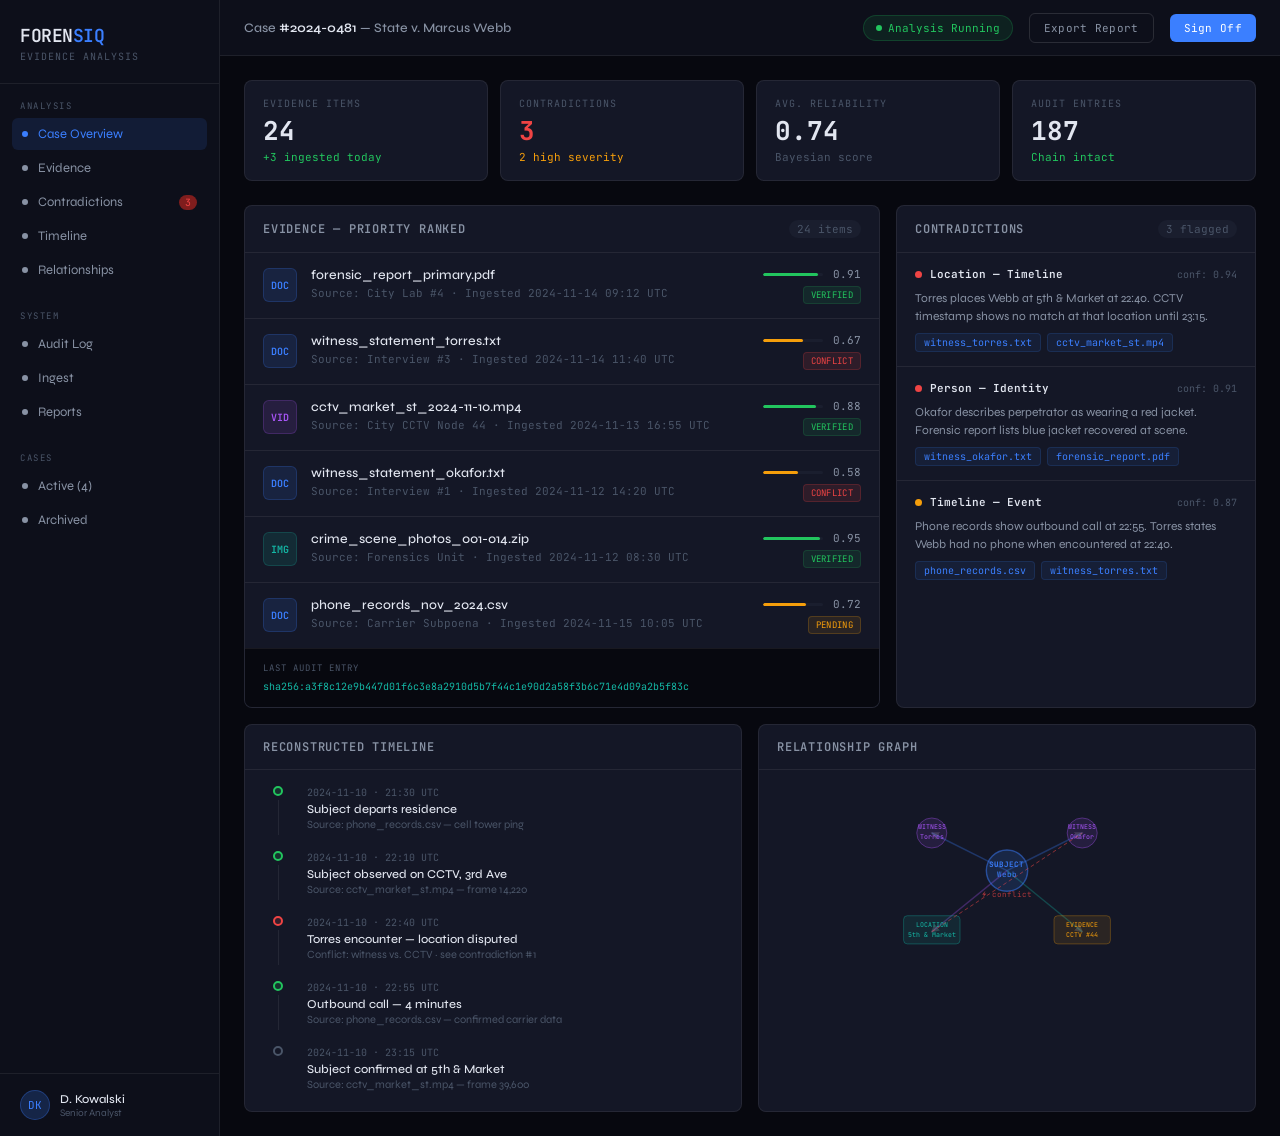
<file: forensiq-ui/forensiq-ui.html>
<!DOCTYPE html>
<html lang="en">
<head>
<meta charset="UTF-8">
<meta name="viewport" content="width=device-width, initial-scale=1.0">
<title>Forensiq — Evidence Analysis System</title>
<link href="https://fonts.googleapis.com/css2?family=JetBrains+Mono:wght@400;500;600&family=Syne:wght@400;500;600;700&display=swap" rel="stylesheet">
<style>
  :root {
    --bg: #07080f;
    --bg2: #0d0f1a;
    --bg3: #12152200;
    --surface: #141726;
    --surface2: #1a1e2e;
    --border: rgba(255,255,255,0.07);
    --border2: rgba(255,255,255,0.12);
    --text: #e2e6f0;
    --text2: #8892a4;
    --text3: #4a5568;
    --accent: #3b7fff;
    --accent2: #1d4ed8;
    --green: #22c55e;
    --green-dim: #166534;
    --red: #ef4444;
    --red-dim: #7f1d1d;
    --amber: #f59e0b;
    --amber-dim: #78350f;
    --purple: #a855f7;
    --teal: #14b8a6;
    --mono: 'JetBrains Mono', monospace;
    --sans: 'Syne', sans-serif;
  }

  * { margin: 0; padding: 0; box-sizing: border-box; }

  body {
    background: var(--bg);
    color: var(--text);
    font-family: var(--sans);
    font-size: 14px;
    min-height: 100vh;
    display: flex;
  }

  /* Sidebar */
  .sidebar {
    width: 220px;
    min-height: 100vh;
    background: var(--bg2);
    border-right: 1px solid var(--border);
    display: flex;
    flex-direction: column;
    flex-shrink: 0;
  }

  .logo {
    padding: 24px 20px 20px;
    border-bottom: 1px solid var(--border);
  }

  .logo-mark {
    font-family: var(--mono);
    font-size: 18px;
    font-weight: 600;
    color: var(--text);
    letter-spacing: -0.5px;
  }

  .logo-mark span { color: var(--accent); }

  .logo-sub {
    font-size: 10px;
    color: var(--text3);
    margin-top: 3px;
    font-family: var(--mono);
    letter-spacing: 1px;
    text-transform: uppercase;
  }

  .nav {
    padding: 16px 12px;
    flex: 1;
  }

  .nav-section {
    margin-bottom: 24px;
  }

  .nav-label {
    font-size: 9px;
    letter-spacing: 1.5px;
    text-transform: uppercase;
    color: var(--text3);
    padding: 0 8px;
    margin-bottom: 6px;
    font-family: var(--mono);
  }

  .nav-item {
    display: flex;
    align-items: center;
    gap: 10px;
    padding: 8px 10px;
    border-radius: 6px;
    cursor: pointer;
    color: var(--text2);
    font-size: 13px;
    transition: all 0.15s;
    margin-bottom: 2px;
  }

  .nav-item:hover { background: var(--surface); color: var(--text); }
  .nav-item.active { background: rgba(59,127,255,0.12); color: var(--accent); }

  .nav-dot {
    width: 6px; height: 6px;
    border-radius: 50%;
    background: currentColor;
    flex-shrink: 0;
  }

  .nav-badge {
    margin-left: auto;
    background: var(--red-dim);
    color: var(--red);
    font-size: 10px;
    padding: 1px 6px;
    border-radius: 10px;
    font-family: var(--mono);
  }

  .sidebar-footer {
    padding: 16px 20px;
    border-top: 1px solid var(--border);
  }

  .analyst-info {
    display: flex;
    align-items: center;
    gap: 10px;
  }

  .analyst-avatar {
    width: 30px; height: 30px;
    border-radius: 50%;
    background: rgba(59,127,255,0.2);
    border: 1px solid rgba(59,127,255,0.3);
    display: flex;
    align-items: center;
    justify-content: center;
    font-family: var(--mono);
    font-size: 11px;
    color: var(--accent);
    flex-shrink: 0;
  }

  .analyst-name { font-size: 12px; font-weight: 500; }
  .analyst-role { font-size: 10px; color: var(--text3); margin-top: 1px; }

  /* Main */
  .main {
    flex: 1;
    display: flex;
    flex-direction: column;
    overflow: hidden;
  }

  .topbar {
    height: 56px;
    background: var(--bg2);
    border-bottom: 1px solid var(--border);
    display: flex;
    align-items: center;
    padding: 0 24px;
    gap: 16px;
    flex-shrink: 0;
  }

  .topbar-title {
    font-size: 13px;
    font-weight: 500;
    color: var(--text2);
  }

  .topbar-title strong { color: var(--text); font-weight: 600; }

  .topbar-spacer { flex: 1; }

  .status-pill {
    display: flex;
    align-items: center;
    gap: 6px;
    padding: 5px 12px;
    border-radius: 20px;
    font-family: var(--mono);
    font-size: 11px;
  }

  .status-pill.active {
    background: rgba(34,197,94,0.1);
    border: 1px solid rgba(34,197,94,0.2);
    color: var(--green);
  }

  .status-dot {
    width: 6px; height: 6px;
    border-radius: 50%;
    background: currentColor;
    animation: pulse 2s infinite;
  }

  @keyframes pulse {
    0%, 100% { opacity: 1; }
    50% { opacity: 0.4; }
  }

  .btn {
    padding: 7px 14px;
    border-radius: 6px;
    font-family: var(--mono);
    font-size: 11px;
    cursor: pointer;
    border: none;
    transition: all 0.15s;
    letter-spacing: 0.3px;
  }

  .btn-primary {
    background: var(--accent);
    color: white;
  }
  .btn-primary:hover { background: #2563eb; }

  .btn-ghost {
    background: transparent;
    color: var(--text2);
    border: 1px solid var(--border2);
  }
  .btn-ghost:hover { background: var(--surface); color: var(--text); }

  /* Content */
  .content {
    flex: 1;
    overflow-y: auto;
    padding: 24px;
  }

  /* Stats row */
  .stats-grid {
    display: grid;
    grid-template-columns: repeat(4, 1fr);
    gap: 12px;
    margin-bottom: 24px;
  }

  .stat-card {
    background: var(--surface);
    border: 1px solid var(--border);
    border-radius: 8px;
    padding: 16px 18px;
  }

  .stat-label {
    font-size: 10px;
    letter-spacing: 1px;
    text-transform: uppercase;
    color: var(--text3);
    font-family: var(--mono);
    margin-bottom: 8px;
  }

  .stat-value {
    font-size: 26px;
    font-weight: 700;
    color: var(--text);
    font-family: var(--mono);
    line-height: 1;
  }

  .stat-delta {
    font-size: 11px;
    margin-top: 6px;
    color: var(--text3);
    font-family: var(--mono);
  }

  .stat-delta.up { color: var(--green); }
  .stat-delta.warn { color: var(--amber); }

  /* Two-col layout */
  .two-col {
    display: grid;
    grid-template-columns: 1fr 360px;
    gap: 16px;
    margin-bottom: 16px;
  }

  .panel {
    background: var(--surface);
    border: 1px solid var(--border);
    border-radius: 8px;
    overflow: hidden;
  }

  .panel-header {
    display: flex;
    align-items: center;
    padding: 14px 18px;
    border-bottom: 1px solid var(--border);
    gap: 10px;
  }

  .panel-title {
    font-size: 12px;
    font-weight: 600;
    text-transform: uppercase;
    letter-spacing: 0.8px;
    color: var(--text2);
    font-family: var(--mono);
  }

  .panel-count {
    font-family: var(--mono);
    font-size: 11px;
    background: var(--surface2);
    color: var(--text3);
    padding: 2px 8px;
    border-radius: 10px;
    margin-left: auto;
  }

  /* Evidence list */
  .evidence-list { padding: 0; }

  .evidence-item {
    display: flex;
    align-items: flex-start;
    gap: 14px;
    padding: 14px 18px;
    border-bottom: 1px solid var(--border);
    cursor: pointer;
    transition: background 0.1s;
  }

  .evidence-item:hover { background: var(--surface2); }
  .evidence-item:last-child { border-bottom: none; }

  .evidence-icon {
    width: 34px; height: 34px;
    border-radius: 6px;
    display: flex;
    align-items: center;
    justify-content: center;
    font-family: var(--mono);
    font-size: 10px;
    font-weight: 600;
    flex-shrink: 0;
    margin-top: 1px;
  }

  .icon-doc { background: rgba(59,127,255,0.12); color: var(--accent); border: 1px solid rgba(59,127,255,0.2); }
  .icon-vid { background: rgba(168,85,247,0.12); color: var(--purple); border: 1px solid rgba(168,85,247,0.2); }
  .icon-img { background: rgba(20,184,166,0.12); color: var(--teal); border: 1px solid rgba(20,184,166,0.2); }
  .icon-audio { background: rgba(245,158,11,0.12); color: var(--amber); border: 1px solid rgba(245,158,11,0.2); }

  .evidence-meta { flex: 1; min-width: 0; }

  .evidence-name {
    font-size: 13px;
    font-weight: 500;
    color: var(--text);
    white-space: nowrap;
    overflow: hidden;
    text-overflow: ellipsis;
    margin-bottom: 3px;
  }

  .evidence-detail {
    font-size: 11px;
    color: var(--text3);
    font-family: var(--mono);
  }

  .evidence-right {
    display: flex;
    flex-direction: column;
    align-items: flex-end;
    gap: 5px;
    flex-shrink: 0;
  }

  .score-bar-wrap {
    display: flex;
    align-items: center;
    gap: 8px;
  }

  .score-bar {
    width: 60px;
    height: 3px;
    background: var(--surface2);
    border-radius: 2px;
    overflow: hidden;
  }

  .score-fill {
    height: 100%;
    border-radius: 2px;
  }

  .score-fill.high { background: var(--green); }
  .score-fill.mid { background: var(--amber); }
  .score-fill.low { background: var(--red); }

  .score-num {
    font-family: var(--mono);
    font-size: 11px;
    color: var(--text2);
    min-width: 30px;
    text-align: right;
  }

  .tag {
    font-family: var(--mono);
    font-size: 9px;
    padding: 2px 7px;
    border-radius: 4px;
    letter-spacing: 0.3px;
    text-transform: uppercase;
  }

  .tag-conflict { background: rgba(239,68,68,0.12); color: var(--red); border: 1px solid rgba(239,68,68,0.2); }
  .tag-clean { background: rgba(34,197,94,0.1); color: var(--green); border: 1px solid rgba(34,197,94,0.15); }
  .tag-pending { background: rgba(245,158,11,0.1); color: var(--amber); border: 1px solid rgba(245,158,11,0.2); }

  /* Contradiction panel */
  .contradiction-list { padding: 0; }

  .contradiction-item {
    padding: 14px 18px;
    border-bottom: 1px solid var(--border);
  }

  .contradiction-item:last-child { border-bottom: none; }

  .contradiction-header {
    display: flex;
    align-items: center;
    gap: 8px;
    margin-bottom: 8px;
  }

  .contradiction-severity {
    width: 7px; height: 7px;
    border-radius: 50%;
    flex-shrink: 0;
  }

  .sev-high { background: var(--red); }
  .sev-mid { background: var(--amber); }

  .contradiction-type {
    font-family: var(--mono);
    font-size: 11px;
    font-weight: 600;
    color: var(--text);
  }

  .contradiction-conf {
    margin-left: auto;
    font-family: var(--mono);
    font-size: 10px;
    color: var(--text3);
  }

  .contradiction-desc {
    font-size: 12px;
    color: var(--text2);
    line-height: 1.5;
    margin-bottom: 8px;
  }

  .contradiction-sources {
    display: flex;
    gap: 6px;
    flex-wrap: wrap;
  }

  .source-ref {
    font-family: var(--mono);
    font-size: 10px;
    color: var(--accent);
    background: rgba(59,127,255,0.08);
    padding: 2px 8px;
    border-radius: 4px;
    border: 1px solid rgba(59,127,255,0.15);
  }

  /* Bottom row */
  .bottom-row {
    display: grid;
    grid-template-columns: 1fr 1fr;
    gap: 16px;
  }

  /* Timeline */
  .timeline { padding: 16px 18px; }

  .timeline-item {
    display: flex;
    gap: 14px;
    margin-bottom: 16px;
    position: relative;
  }

  .timeline-item:last-child { margin-bottom: 0; }

  .timeline-left {
    display: flex;
    flex-direction: column;
    align-items: center;
    flex-shrink: 0;
    width: 30px;
  }

  .timeline-node {
    width: 10px; height: 10px;
    border-radius: 50%;
    border: 2px solid;
    flex-shrink: 0;
    background: var(--surface);
  }

  .timeline-node.confirmed { border-color: var(--green); background: rgba(34,197,94,0.15); }
  .timeline-node.conflict { border-color: var(--red); background: rgba(239,68,68,0.15); }
  .timeline-node.unverified { border-color: var(--text3); }

  .timeline-line {
    flex: 1;
    width: 1px;
    background: var(--border);
    margin-top: 4px;
  }

  .timeline-content { flex: 1; padding-bottom: 4px; }

  .timeline-time {
    font-family: var(--mono);
    font-size: 10px;
    color: var(--text3);
    margin-bottom: 3px;
  }

  .timeline-event {
    font-size: 12px;
    color: var(--text);
    font-weight: 500;
    margin-bottom: 2px;
  }

  .timeline-source {
    font-size: 11px;
    color: var(--text3);
  }

  /* Graph placeholder */
  .graph-area {
    padding: 16px 18px;
    height: 220px;
    display: flex;
    align-items: center;
    justify-content: center;
    position: relative;
  }

  .graph-svg { width: 100%; height: 100%; }

  /* Hash display */
  .hash-display {
    font-family: var(--mono);
    font-size: 10px;
    color: var(--text3);
    word-break: break-all;
    line-height: 1.6;
    padding: 12px 18px;
    background: var(--bg);
    border-top: 1px solid var(--border);
  }

  .hash-label {
    color: var(--text3);
    font-size: 9px;
    letter-spacing: 1px;
    text-transform: uppercase;
    margin-bottom: 4px;
  }

  .hash-value { color: var(--teal); }

  /* Scrollbar */
  ::-webkit-scrollbar { width: 4px; }
  ::-webkit-scrollbar-track { background: transparent; }
  ::-webkit-scrollbar-thumb { background: var(--surface2); border-radius: 2px; }
</style>
</head>
<body>

<aside class="sidebar">
  <div class="logo">
    <div class="logo-mark">FOREN<span>SIQ</span></div>
    <div class="logo-sub">Evidence Analysis</div>
  </div>

  <nav class="nav">
    <div class="nav-section">
      <div class="nav-label">Analysis</div>
      <div class="nav-item active">
        <div class="nav-dot"></div>
        Case Overview
      </div>
      <div class="nav-item">
        <div class="nav-dot"></div>
        Evidence
      </div>
      <div class="nav-item">
        <div class="nav-dot"></div>
        Contradictions
        <span class="nav-badge">3</span>
      </div>
      <div class="nav-item">
        <div class="nav-dot"></div>
        Timeline
      </div>
      <div class="nav-item">
        <div class="nav-dot"></div>
        Relationships
      </div>
    </div>

    <div class="nav-section">
      <div class="nav-label">System</div>
      <div class="nav-item">
        <div class="nav-dot"></div>
        Audit Log
      </div>
      <div class="nav-item">
        <div class="nav-dot"></div>
        Ingest
      </div>
      <div class="nav-item">
        <div class="nav-dot"></div>
        Reports
      </div>
    </div>

    <div class="nav-section">
      <div class="nav-label">Cases</div>
      <div class="nav-item">
        <div class="nav-dot"></div>
        Active (4)
      </div>
      <div class="nav-item">
        <div class="nav-dot"></div>
        Archived
      </div>
    </div>
  </nav>

  <div class="sidebar-footer">
    <div class="analyst-info">
      <div class="analyst-avatar">DK</div>
      <div>
        <div class="analyst-name">D. Kowalski</div>
        <div class="analyst-role">Senior Analyst</div>
      </div>
    </div>
  </div>
</aside>

<div class="main">
  <div class="topbar">
    <div class="topbar-title">Case <strong>#2024-0481</strong> — State v. Marcus Webb</div>
    <div class="topbar-spacer"></div>
    <div class="status-pill active">
      <div class="status-dot"></div>
      Analysis Running
    </div>
    <button class="btn btn-ghost">Export Report</button>
    <button class="btn btn-primary">Sign Off</button>
  </div>

  <div class="content">

    <div class="stats-grid">
      <div class="stat-card">
        <div class="stat-label">Evidence Items</div>
        <div class="stat-value">24</div>
        <div class="stat-delta up">+3 ingested today</div>
      </div>
      <div class="stat-card">
        <div class="stat-label">Contradictions</div>
        <div class="stat-value" style="color: var(--red);">3</div>
        <div class="stat-delta warn">2 high severity</div>
      </div>
      <div class="stat-card">
        <div class="stat-label">Avg. Reliability</div>
        <div class="stat-value">0.74</div>
        <div class="stat-delta">Bayesian score</div>
      </div>
      <div class="stat-card">
        <div class="stat-label">Audit Entries</div>
        <div class="stat-value">187</div>
        <div class="stat-delta up">Chain intact</div>
      </div>
    </div>

    <div class="two-col">

      <div class="panel">
        <div class="panel-header">
          <div class="panel-title">Evidence — Priority Ranked</div>
          <div class="panel-count">24 items</div>
        </div>
        <div class="evidence-list">

          <div class="evidence-item">
            <div class="evidence-icon icon-doc">DOC</div>
            <div class="evidence-meta">
              <div class="evidence-name">forensic_report_primary.pdf</div>
              <div class="evidence-detail">Source: City Lab #4 · Ingested 2024-11-14 09:12 UTC</div>
            </div>
            <div class="evidence-right">
              <div class="score-bar-wrap">
                <div class="score-bar"><div class="score-fill high" style="width:91%"></div></div>
                <div class="score-num">0.91</div>
              </div>
              <span class="tag tag-clean">Verified</span>
            </div>
          </div>

          <div class="evidence-item">
            <div class="evidence-icon icon-doc">DOC</div>
            <div class="evidence-meta">
              <div class="evidence-name">witness_statement_torres.txt</div>
              <div class="evidence-detail">Source: Interview #3 · Ingested 2024-11-14 11:40 UTC</div>
            </div>
            <div class="evidence-right">
              <div class="score-bar-wrap">
                <div class="score-bar"><div class="score-fill mid" style="width:67%"></div></div>
                <div class="score-num">0.67</div>
              </div>
              <span class="tag tag-conflict">Conflict</span>
            </div>
          </div>

          <div class="evidence-item">
            <div class="evidence-icon icon-vid">VID</div>
            <div class="evidence-meta">
              <div class="evidence-name">cctv_market_st_2024-11-10.mp4</div>
              <div class="evidence-detail">Source: City CCTV Node 44 · Ingested 2024-11-13 16:55 UTC</div>
            </div>
            <div class="evidence-right">
              <div class="score-bar-wrap">
                <div class="score-bar"><div class="score-fill high" style="width:88%"></div></div>
                <div class="score-num">0.88</div>
              </div>
              <span class="tag tag-clean">Verified</span>
            </div>
          </div>

          <div class="evidence-item">
            <div class="evidence-icon icon-doc">DOC</div>
            <div class="evidence-meta">
              <div class="evidence-name">witness_statement_okafor.txt</div>
              <div class="evidence-detail">Source: Interview #1 · Ingested 2024-11-12 14:20 UTC</div>
            </div>
            <div class="evidence-right">
              <div class="score-bar-wrap">
                <div class="score-bar"><div class="score-fill mid" style="width:58%"></div></div>
                <div class="score-num">0.58</div>
              </div>
              <span class="tag tag-conflict">Conflict</span>
            </div>
          </div>

          <div class="evidence-item">
            <div class="evidence-icon icon-img">IMG</div>
            <div class="evidence-meta">
              <div class="evidence-name">crime_scene_photos_001-014.zip</div>
              <div class="evidence-detail">Source: Forensics Unit · Ingested 2024-11-12 08:30 UTC</div>
            </div>
            <div class="evidence-right">
              <div class="score-bar-wrap">
                <div class="score-bar"><div class="score-fill high" style="width:95%"></div></div>
                <div class="score-num">0.95</div>
              </div>
              <span class="tag tag-clean">Verified</span>
            </div>
          </div>

          <div class="evidence-item">
            <div class="evidence-icon icon-doc">DOC</div>
            <div class="evidence-meta">
              <div class="evidence-name">phone_records_nov_2024.csv</div>
              <div class="evidence-detail">Source: Carrier Subpoena · Ingested 2024-11-15 10:05 UTC</div>
            </div>
            <div class="evidence-right">
              <div class="score-bar-wrap">
                <div class="score-bar"><div class="score-fill mid" style="width:72%"></div></div>
                <div class="score-num">0.72</div>
              </div>
              <span class="tag tag-pending">Pending</span>
            </div>
          </div>

        </div>
        <div class="hash-display">
          <div class="hash-label">Last Audit Entry</div>
          <div class="hash-value">sha256:a3f8c12e9b447d01f6c3e8a2910d5b7f44c1e90d2a58f3b6c71e4d09a2b5f83c</div>
        </div>
      </div>

      <div class="panel">
        <div class="panel-header">
          <div class="panel-title">Contradictions</div>
          <div class="panel-count">3 flagged</div>
        </div>
        <div class="contradiction-list">

          <div class="contradiction-item">
            <div class="contradiction-header">
              <div class="contradiction-severity sev-high"></div>
              <div class="contradiction-type">Location — Timeline</div>
              <div class="contradiction-conf">conf: 0.94</div>
            </div>
            <div class="contradiction-desc">Torres places Webb at 5th & Market at 22:40. CCTV timestamp shows no match at that location until 23:15.</div>
            <div class="contradiction-sources">
              <span class="source-ref">witness_torres.txt</span>
              <span class="source-ref">cctv_market_st.mp4</span>
            </div>
          </div>

          <div class="contradiction-item">
            <div class="contradiction-header">
              <div class="contradiction-severity sev-high"></div>
              <div class="contradiction-type">Person — Identity</div>
              <div class="contradiction-conf">conf: 0.91</div>
            </div>
            <div class="contradiction-desc">Okafor describes perpetrator as wearing a red jacket. Forensic report lists blue jacket recovered at scene.</div>
            <div class="contradiction-sources">
              <span class="source-ref">witness_okafor.txt</span>
              <span class="source-ref">forensic_report.pdf</span>
            </div>
          </div>

          <div class="contradiction-item">
            <div class="contradiction-header">
              <div class="contradiction-severity sev-mid"></div>
              <div class="contradiction-type">Timeline — Event</div>
              <div class="contradiction-conf">conf: 0.87</div>
            </div>
            <div class="contradiction-desc">Phone records show outbound call at 22:55. Torres states Webb had no phone when encountered at 22:40.</div>
            <div class="contradiction-sources">
              <span class="source-ref">phone_records.csv</span>
              <span class="source-ref">witness_torres.txt</span>
            </div>
          </div>

        </div>
      </div>

    </div>

    <div class="bottom-row">

      <div class="panel">
        <div class="panel-header">
          <div class="panel-title">Reconstructed Timeline</div>
        </div>
        <div class="timeline">

          <div class="timeline-item">
            <div class="timeline-left">
              <div class="timeline-node confirmed"></div>
              <div class="timeline-line"></div>
            </div>
            <div class="timeline-content">
              <div class="timeline-time">2024-11-10 · 21:30 UTC</div>
              <div class="timeline-event">Subject departs residence</div>
              <div class="timeline-source">Source: phone_records.csv — cell tower ping</div>
            </div>
          </div>

          <div class="timeline-item">
            <div class="timeline-left">
              <div class="timeline-node confirmed"></div>
              <div class="timeline-line"></div>
            </div>
            <div class="timeline-content">
              <div class="timeline-time">2024-11-10 · 22:10 UTC</div>
              <div class="timeline-event">Subject observed on CCTV, 3rd Ave</div>
              <div class="timeline-source">Source: cctv_market_st.mp4 — frame 14,220</div>
            </div>
          </div>

          <div class="timeline-item">
            <div class="timeline-left">
              <div class="timeline-node conflict"></div>
              <div class="timeline-line"></div>
            </div>
            <div class="timeline-content">
              <div class="timeline-time">2024-11-10 · 22:40 UTC</div>
              <div class="timeline-event">Torres encounter — location disputed</div>
              <div class="timeline-source">Conflict: witness vs. CCTV · see contradiction #1</div>
            </div>
          </div>

          <div class="timeline-item">
            <div class="timeline-left">
              <div class="timeline-node confirmed"></div>
              <div class="timeline-line"></div>
            </div>
            <div class="timeline-content">
              <div class="timeline-time">2024-11-10 · 22:55 UTC</div>
              <div class="timeline-event">Outbound call — 4 minutes</div>
              <div class="timeline-source">Source: phone_records.csv — confirmed carrier data</div>
            </div>
          </div>

          <div class="timeline-item">
            <div class="timeline-left">
              <div class="timeline-node unverified"></div>
            </div>
            <div class="timeline-content">
              <div class="timeline-time">2024-11-10 · 23:15 UTC</div>
              <div class="timeline-event">Subject confirmed at 5th & Market</div>
              <div class="timeline-source">Source: cctv_market_st.mp4 — frame 39,600</div>
            </div>
          </div>

        </div>
      </div>

      <div class="panel">
        <div class="panel-header">
          <div class="panel-title">Relationship Graph</div>
        </div>
        <div class="graph-area">
          <svg class="graph-svg" viewBox="0 0 320 200" xmlns="http://www.w3.org/2000/svg">
            <defs>
              <marker id="arr" markerWidth="6" markerHeight="6" refX="5" refY="3" orient="auto">
                <path d="M0,0 L0,6 L6,3 z" fill="rgba(255,255,255,0.15)"/>
              </marker>
            </defs>

            <!-- Edges -->
            <line x1="160" y1="90" x2="80" y2="50" stroke="rgba(59,127,255,0.3)" stroke-width="1.5" marker-end="url(#arr)"/>
            <line x1="160" y1="90" x2="240" y2="50" stroke="rgba(59,127,255,0.3)" stroke-width="1.5" marker-end="url(#arr)"/>
            <line x1="160" y1="90" x2="80" y2="155" stroke="rgba(168,85,247,0.3)" stroke-width="1.5" marker-end="url(#arr)"/>
            <line x1="160" y1="90" x2="240" y2="155" stroke="rgba(20,184,166,0.3)" stroke-width="1.5" marker-end="url(#arr)"/>
            <line x1="80" y1="155" x2="240" y2="50" stroke="rgba(239,68,68,0.25)" stroke-width="1" stroke-dasharray="4,3"/>

            <!-- Nodes -->
            <!-- Central: subject -->
            <circle cx="160" cy="90" r="22" fill="rgba(59,127,255,0.15)" stroke="rgba(59,127,255,0.5)" stroke-width="1.5"/>
            <text x="160" y="86" text-anchor="middle" fill="#3b7fff" font-family="JetBrains Mono, monospace" font-size="8" font-weight="600">SUBJECT</text>
            <text x="160" y="97" text-anchor="middle" fill="#3b7fff" font-family="JetBrains Mono, monospace" font-size="8">Webb</text>

            <!-- Torres -->
            <circle cx="80" cy="50" r="16" fill="rgba(168,85,247,0.12)" stroke="rgba(168,85,247,0.4)" stroke-width="1"/>
            <text x="80" y="46" text-anchor="middle" fill="#a855f7" font-family="JetBrains Mono, monospace" font-size="7">WITNESS</text>
            <text x="80" y="56" text-anchor="middle" fill="#a855f7" font-family="JetBrains Mono, monospace" font-size="7">Torres</text>

            <!-- Okafor -->
            <circle cx="240" cy="50" r="16" fill="rgba(168,85,247,0.12)" stroke="rgba(168,85,247,0.4)" stroke-width="1"/>
            <text x="240" y="46" text-anchor="middle" fill="#a855f7" font-family="JetBrains Mono, monospace" font-size="7">WITNESS</text>
            <text x="240" y="56" text-anchor="middle" fill="#a855f7" font-family="JetBrains Mono, monospace" font-size="7">Okafor</text>

            <!-- Location -->
            <rect x="50" y="138" width="60" height="30" rx="4" fill="rgba(20,184,166,0.1)" stroke="rgba(20,184,166,0.35)" stroke-width="1"/>
            <text x="80" y="150" text-anchor="middle" fill="#14b8a6" font-family="JetBrains Mono, monospace" font-size="7">LOCATION</text>
            <text x="80" y="161" text-anchor="middle" fill="#14b8a6" font-family="JetBrains Mono, monospace" font-size="7">5th &amp; Market</text>

            <!-- Evidence node -->
            <rect x="210" y="138" width="60" height="30" rx="4" fill="rgba(245,158,11,0.1)" stroke="rgba(245,158,11,0.3)" stroke-width="1"/>
            <text x="240" y="150" text-anchor="middle" fill="#f59e0b" font-family="JetBrains Mono, monospace" font-size="7">EVIDENCE</text>
            <text x="240" y="161" text-anchor="middle" fill="#f59e0b" font-family="JetBrains Mono, monospace" font-size="7">CCTV #44</text>

            <!-- Conflict marker -->
            <line x1="80" y1="155" x2="240" y2="50" stroke="rgba(239,68,68,0.4)" stroke-width="1" stroke-dasharray="4,3"/>
            <text x="160" y="118" text-anchor="middle" fill="rgba(239,68,68,0.7)" font-family="JetBrains Mono, monospace" font-size="8">⚡ conflict</text>
          </svg>
        </div>
      </div>

    </div>

  </div>
</div>

</body>
</html>
</file>
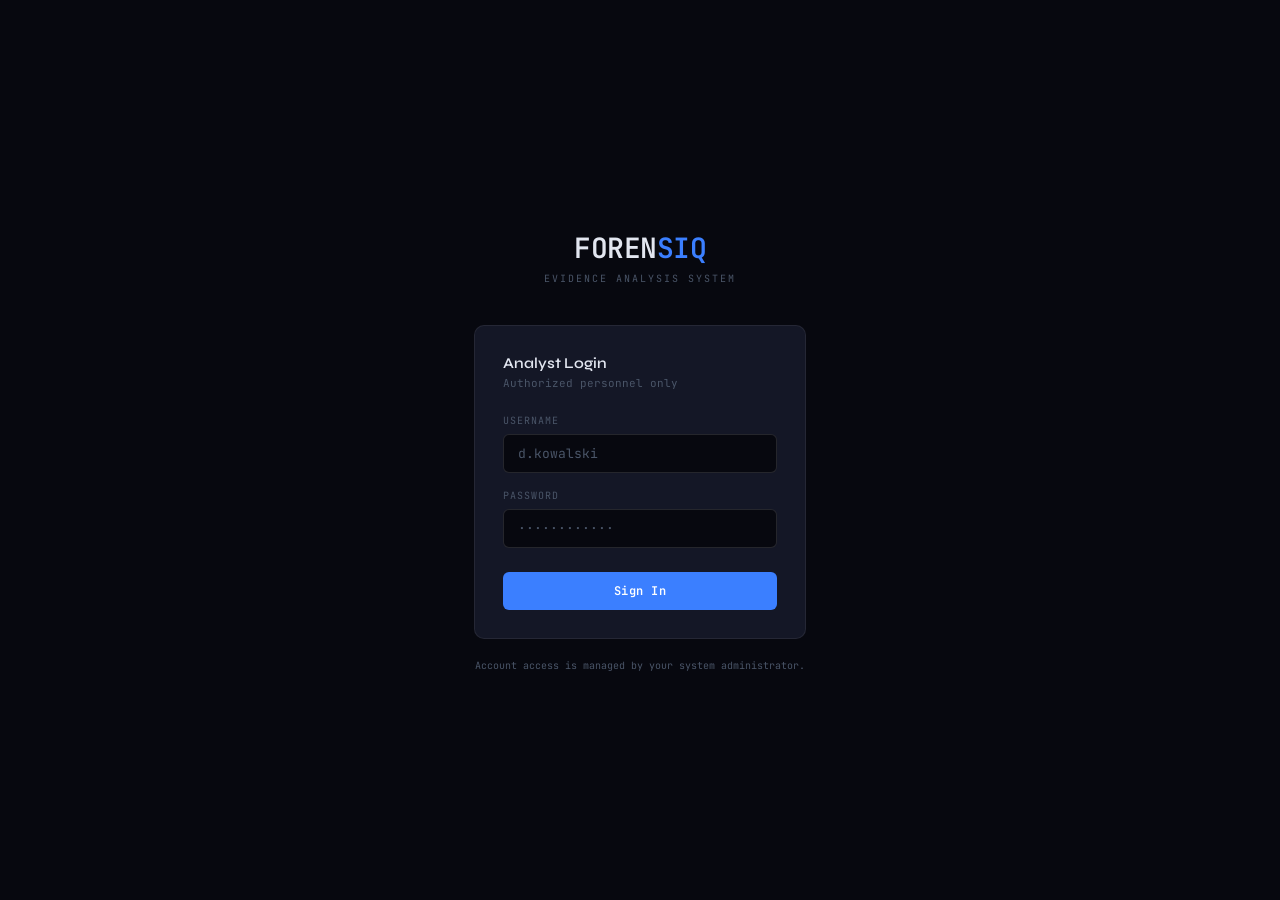
<file: forensiq-ui/ingest.html>
<!DOCTYPE html>
<html lang="en">
<head>
<meta charset="UTF-8">
<meta name="viewport" content="width=device-width, initial-scale=1.0">
<title>Forensiq — Ingest</title>
<link href="https://fonts.googleapis.com/css2?family=JetBrains+Mono:wght@400;500;600&family=Syne:wght@400;500;600;700&display=swap" rel="stylesheet">
<link rel="stylesheet" href="css/base.css">
<style>
.ingest-form {
  max-width: 680px;
}
.form-section {
  background: var(--surface);
  border: 1px solid var(--border);
  border-radius: 8px;
  padding: 20px 22px;
  margin-bottom: 16px;
}
.form-section-title {
  font-family: var(--mono);
  font-size: 10px;
  letter-spacing: 1.5px;
  text-transform: uppercase;
  color: var(--text3);
  margin-bottom: 16px;
}
.form-row {
  display: grid;
  grid-template-columns: 1fr 1fr;
  gap: 14px;
  margin-bottom: 14px;
}
.form-row.full { grid-template-columns: 1fr; }
.form-field label {
  font-family: var(--mono);
  font-size: 10px;
  letter-spacing: 0.8px;
  text-transform: uppercase;
  color: var(--text3);
  display: block;
  margin-bottom: 6px;
}
.form-input, .form-select, .form-textarea {
  width: 100%;
  background: var(--bg);
  border: 1px solid var(--border2);
  border-radius: 6px;
  padding: 9px 12px;
  color: var(--text);
  font-family: var(--mono);
  font-size: 12px;
  outline: none;
  transition: border-color 0.15s;
}
.form-input:focus, .form-select:focus, .form-textarea:focus { border-color: var(--accent); }
.form-input::placeholder, .form-textarea::placeholder { color: var(--text3); }
.form-textarea { resize: vertical; min-height: 80px; }
.form-select { cursor: pointer; }
.drop-zone {
  border: 1px dashed var(--border2);
  border-radius: 8px;
  padding: 40px 20px;
  text-align: center;
  cursor: pointer;
  transition: all 0.15s;
  background: var(--bg);
}
.drop-zone:hover { border-color: var(--accent); background: rgba(59,127,255,0.03); }
.drop-zone.dragging { border-color: var(--accent); background: rgba(59,127,255,0.06); }
.drop-icon {
  font-size: 32px;
  margin-bottom: 10px;
  color: var(--text3);
}
.drop-text { font-size: 13px; color: var(--text2); margin-bottom: 4px; }
.drop-sub { font-family: var(--mono); font-size: 11px; color: var(--text3); }
.file-queue { margin-top: 12px; }
.file-item {
  display: flex;
  align-items: center;
  gap: 10px;
  padding: 8px 12px;
  background: var(--surface);
  border: 1px solid var(--border);
  border-radius: 6px;
  margin-bottom: 6px;
}
.file-name { flex:1; font-family: var(--mono); font-size:12px; color: var(--text); }
.file-size { font-family: var(--mono); font-size:11px; color: var(--text3); }
.file-remove { font-size:12px; color: var(--red); cursor:pointer; padding:2px 6px; }
.ingest-result {
  background: var(--surface);
  border: 1px solid var(--border);
  border-radius: 8px;
  padding: 20px 22px;
  display: none;
}
.ingest-result.visible { display: block; }
.result-item {
  display: flex;
  align-items: flex-start;
  gap: 12px;
  padding: 10px 0;
  border-bottom: 1px solid var(--border);
}
.result-item:last-child { border-bottom: none; }
.result-icon { font-size:16px; flex-shrink:0; margin-top:1px; }
.result-label { font-size:12px; font-weight:500; color:var(--text); margin-bottom:3px; }
.result-value { font-family:var(--mono); font-size:11px; color:var(--teal); word-break:break-all; }
</style>
</head>
<body>
<div id="sidebar-mount"></div>
<div class="main">
  <div class="topbar">
    <div class="topbar-title">Ingest Evidence</div>
    <div class="topbar-spacer"></div>
  </div>
  <div class="content">
    <div class="ingest-form">

      <div class="form-section">
        <div class="form-section-title">Evidence File</div>
        <div class="drop-zone" id="drop-zone" onclick="document.getElementById('file-input').click()">
          <div class="drop-icon">⬆</div>
          <div class="drop-text">Drop file here or click to browse</div>
          <div class="drop-sub">PDF, TXT, CSV, MP4, ZIP, JPG, PNG · Max 2 GB</div>
        </div>
        <input type="file" id="file-input" style="display:none" multiple>
        <div class="file-queue" id="file-queue"></div>
      </div>

      <div class="form-section">
        <div class="form-section-title">Metadata</div>
        <div class="form-row">
          <div class="form-field">
            <label>Source</label>
            <input class="form-input" type="text" placeholder="e.g. City Lab #4" id="source">
          </div>
          <div class="form-field">
            <label>Evidence Type</label>
            <select class="form-select" id="etype">
              <option value="">Select type...</option>
              <option>Witness Statement</option>
              <option>Forensic Report</option>
              <option>CCTV Footage</option>
              <option>Phone Records</option>
              <option>Physical Evidence Photo</option>
              <option>Medical Report</option>
              <option>Police Report</option>
              <option>Other</option>
            </select>
          </div>
        </div>
        <div class="form-row">
          <div class="form-field">
            <label>Operator ID</label>
            <input class="form-input" type="text" id="operator" placeholder="Operator ID">
          </div>
          <div class="form-field">
            <label>Chain of Custody ID</label>
            <input class="form-input" type="text" placeholder="e.g. COC-2024-0481-024" id="coc">
          </div>
        </div>
        <div class="form-row full">
          <div class="form-field">
            <label>Notes</label>
            <textarea class="form-textarea" placeholder="Optional analyst notes..." id="notes"></textarea>
          </div>
        </div>
      </div>

      <div class="form-section">
        <div class="form-section-title">Integrity</div>
        <div class="form-row">
          <div class="form-field">
            <label>Hash Algorithm</label>
            <select class="form-select">
              <option selected>SHA-256</option>
              <option>SHA-512</option>
            </select>
          </div>
          <div class="form-field">
            <label>Verification</label>
            <select class="form-select">
              <option selected>Auto-compute on ingest</option>
              <option>Manual hash entry</option>
            </select>
          </div>
        </div>
      </div>

      <div style="display:flex;gap:10px">
        <button class="btn btn-primary" id="ingest-btn" onclick="doIngest()">Ingest Evidence</button>
        <button class="btn btn-ghost" onclick="clearForm()">Clear</button>
      </div>

      <div class="ingest-result" id="ingest-result" style="margin-top:16px">
        <div class="panel-title" style="margin-bottom:14px">Ingest Result</div>
        <div class="result-item">
          <div class="result-icon" style="color:var(--green)">✓</div>
          <div><div class="result-label">UUID Assigned</div><div class="result-value" id="res-uuid"></div></div>
        </div>
        <div class="result-item">
          <div class="result-icon" style="color:var(--teal)">⟳</div>
          <div><div class="result-label">SHA-256 Hash</div><div class="result-value" id="res-hash"></div></div>
        </div>
        <div class="result-item">
          <div class="result-icon" style="color:var(--accent)">⬤</div>
          <div><div class="result-label">Audit Log Entry</div><div class="result-value" id="res-audit"></div></div>
        </div>
        <div class="result-item">
          <div class="result-icon" style="color:var(--purple)">◎</div>
          <div><div class="result-label">Analysis Queued</div><div class="result-value" id="res-analysis"></div></div>
        </div>
      </div>
    </div>
  </div>
</div>

<script src="css/sidebar.js"></script>
<script>
renderSidebar('ingest');
const _u = getUser ? getUser() : null;
if (_u) document.getElementById('operator').value = _u.username;

const files = [];

document.getElementById('file-input').addEventListener('change', e => {
  Array.from(e.target.files).forEach(addFile);
});

const dz = document.getElementById('drop-zone');
dz.addEventListener('dragover', e => { e.preventDefault(); dz.classList.add('dragging'); });
dz.addEventListener('dragleave', () => dz.classList.remove('dragging'));
dz.addEventListener('drop', e => {
  e.preventDefault(); dz.classList.remove('dragging');
  Array.from(e.dataTransfer.files).forEach(addFile);
});

function addFile(f) {
  files.push(f);
  renderQueue();
}

function removeFile(i) {
  files.splice(i, 1);
  renderQueue();
}

function renderQueue() {
  document.getElementById('file-queue').innerHTML = files.map((f, i) => `
    <div class="file-item">
      <div class="file-name">${f.name}</div>
      <div class="file-size">${(f.size / 1024).toFixed(0)} KB</div>
      <div class="file-remove" onclick="removeFile(${i})">✕</div>
    </div>
  `).join('');
}

function uuid() {
  return 'xxxxxxxx-xxxx-4xxx-yxxx-xxxxxxxxxxxx'.replace(/[xy]/g, c => {
    const r = Math.random() * 16 | 0;
    return (c === 'x' ? r : (r & 0x3 | 0x8)).toString(16);
  });
}

function fakeHash() {
  let h = '';
  for (let i = 0; i < 64; i++) h += '0123456789abcdef'[Math.floor(Math.random() * 16)];
  return h;
}

async function doIngest() {
  if (files.length === 0) {
    alert('Select at least one file to ingest.');
    return;
  }
  const source = document.getElementById('source').value.trim() || 'unknown';
  const btn = document.getElementById('ingest-btn');
  btn.disabled = true;
  btn.textContent = 'Ingesting...';

  // Ingest files sequentially so result panel shows last file's details.
  let lastResult = null;
  for (const file of files) {
    const fd = new FormData();
    fd.append('file', file, file.name);
    fd.append('source', source);

    try {
      const res = await fetch(`${API_URL}/evidence/ingest`, {
        method: 'POST',
        headers: { Authorization: `Bearer ${getToken()}` },
        body: fd,
      });
      if (!res.ok) {
        const body = await res.json().catch(() => ({}));
        throw new Error(body.error || res.statusText);
      }
      lastResult = await res.json();
    } catch (e) {
      alert(`Ingest failed for ${file.name}: ${e.message}`);
      btn.disabled = false;
      btn.textContent = 'Ingest Evidence';
      return;
    }
  }

  if (lastResult) {
    const ts = new Date(lastResult.ingested_at).toISOString().replace('T', ' ').substring(0, 19) + ' UTC';
    document.getElementById('res-uuid').textContent = lastResult.uuid;
    document.getElementById('res-hash').textContent = 'sha256:' + lastResult.sha256;
    document.getElementById('res-audit').textContent = 'Entry written — ' + ts;
    document.getElementById('res-analysis').textContent = 'NLP + entity extraction queued';
    document.getElementById('ingest-result').classList.add('visible');
  }

  btn.disabled = false;
  btn.textContent = 'Ingest Evidence';
}

function clearForm() {
  files.length = 0;
  renderQueue();
  document.getElementById('source').value = '';
  document.getElementById('notes').value = '';
  document.getElementById('coc').value = '';
  document.getElementById('ingest-result').classList.remove('visible');
}
</script>
</body>
</html>
</file>
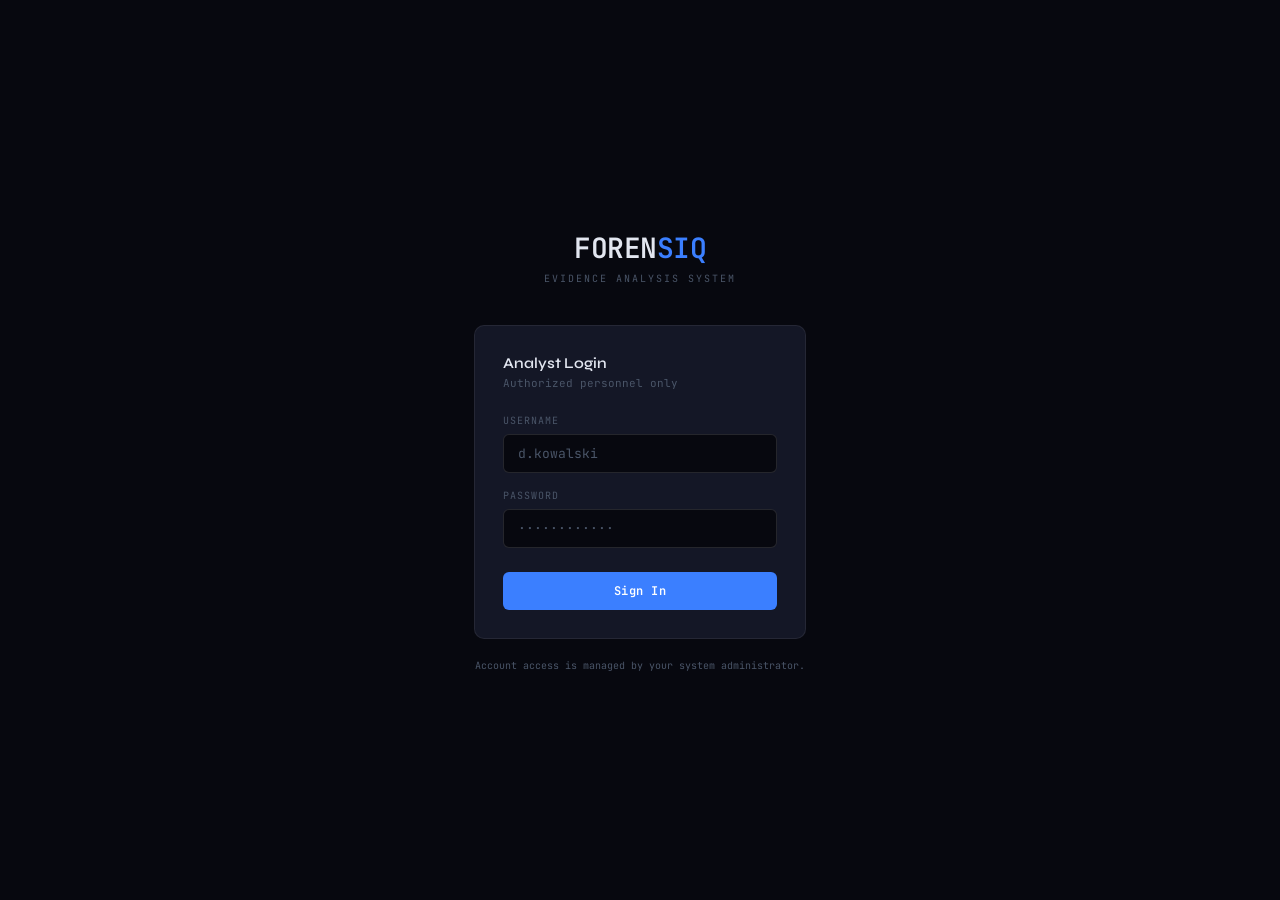
<file: forensiq-ui/login.html>
<!DOCTYPE html>
<html lang="en">
<head>
<meta charset="UTF-8">
<meta name="viewport" content="width=device-width, initial-scale=1.0">
<title>Forensiq — Login</title>
<link href="https://fonts.googleapis.com/css2?family=JetBrains+Mono:wght@400;500;600&family=Syne:wght@400;500;600;700&display=swap" rel="stylesheet">
<style>
  :root {
    --bg: #07080f;
    --bg2: #0d0f1a;
    --surface: #141726;
    --surface2: #1a1e2e;
    --border: rgba(255,255,255,0.07);
    --border2: rgba(255,255,255,0.12);
    --text: #e2e6f0;
    --text2: #8892a4;
    --text3: #4a5568;
    --accent: #3b7fff;
    --green: #22c55e;
    --red: #ef4444;
    --mono: 'JetBrains Mono', monospace;
    --sans: 'Syne', sans-serif;
  }

  * { margin: 0; padding: 0; box-sizing: border-box; }

  body {
    background: var(--bg);
    color: var(--text);
    font-family: var(--sans);
    min-height: 100vh;
    display: flex;
    align-items: center;
    justify-content: center;
  }

  .login-wrap {
    width: 100%;
    max-width: 380px;
    padding: 24px;
  }

  .logo {
    text-align: center;
    margin-bottom: 40px;
  }

  .logo-mark {
    font-family: var(--mono);
    font-size: 28px;
    font-weight: 600;
    color: var(--text);
    letter-spacing: -0.5px;
  }

  .logo-mark span { color: var(--accent); }

  .logo-sub {
    font-family: var(--mono);
    font-size: 10px;
    color: var(--text3);
    letter-spacing: 2px;
    text-transform: uppercase;
    margin-top: 6px;
  }

  .login-card {
    background: var(--surface);
    border: 1px solid var(--border);
    border-radius: 10px;
    padding: 28px;
  }

  .card-title {
    font-size: 15px;
    font-weight: 600;
    color: var(--text);
    margin-bottom: 4px;
  }

  .card-sub {
    font-family: var(--mono);
    font-size: 11px;
    color: var(--text3);
    margin-bottom: 24px;
  }

  .form-field {
    margin-bottom: 16px;
  }

  .form-field label {
    font-family: var(--mono);
    font-size: 10px;
    letter-spacing: 1px;
    text-transform: uppercase;
    color: var(--text3);
    display: block;
    margin-bottom: 7px;
  }

  .form-input {
    width: 100%;
    background: var(--bg);
    border: 1px solid var(--border2);
    border-radius: 6px;
    padding: 10px 14px;
    color: var(--text);
    font-family: var(--mono);
    font-size: 13px;
    outline: none;
    transition: border-color 0.15s;
  }

  .form-input:focus { border-color: var(--accent); }
  .form-input::placeholder { color: var(--text3); }

  .error-msg {
    background: rgba(239,68,68,0.08);
    border: 1px solid rgba(239,68,68,0.2);
    border-radius: 6px;
    padding: 10px 14px;
    font-family: var(--mono);
    font-size: 11px;
    color: var(--red);
    margin-bottom: 16px;
    display: none;
  }

  .error-msg.visible { display: block; }

  .btn-login {
    width: 100%;
    background: var(--accent);
    color: white;
    border: none;
    border-radius: 6px;
    padding: 11px;
    font-family: var(--mono);
    font-size: 12px;
    font-weight: 600;
    cursor: pointer;
    letter-spacing: 0.5px;
    transition: background 0.15s;
    margin-top: 8px;
  }

  .btn-login:hover { background: #2563eb; }
  .btn-login:disabled { background: var(--surface2); color: var(--text3); cursor: not-allowed; }

  .login-footer {
    text-align: center;
    margin-top: 20px;
    font-family: var(--mono);
    font-size: 10px;
    color: var(--text3);
  }

  .spinner {
    display: inline-block;
    width: 12px; height: 12px;
    border: 2px solid rgba(255,255,255,0.2);
    border-top-color: white;
    border-radius: 50%;
    animation: spin 0.6s linear infinite;
    margin-right: 6px;
    vertical-align: middle;
  }

  @keyframes spin { to { transform: rotate(360deg); } }

  ::-webkit-scrollbar { width: 4px; }
  ::-webkit-scrollbar-track { background: transparent; }
  ::-webkit-scrollbar-thumb { background: var(--surface2); border-radius: 2px; }
</style>
</head>
<body>

<div class="login-wrap">
  <div class="logo">
    <div class="logo-mark">FOREN<span>SIQ</span></div>
    <div class="logo-sub">Evidence Analysis System</div>
  </div>

  <div class="login-card">
    <div class="card-title">Analyst Login</div>
    <div class="card-sub">Authorized personnel only</div>

    <div class="error-msg" id="error-msg"></div>

    <div class="form-field">
      <label>Username</label>
      <input class="form-input" type="text" id="username" placeholder="d.kowalski" autocomplete="username">
    </div>

    <div class="form-field">
      <label>Password</label>
      <input class="form-input" type="password" id="password" placeholder="············" autocomplete="current-password">
    </div>

    <button class="btn-login" id="login-btn" onclick="doLogin()">Sign In</button>
  </div>

  <div class="login-footer">
    Account access is managed by your system administrator.
  </div>
</div>

<script>
const AUTH_URL = 'http://localhost:3000';

document.getElementById('password').addEventListener('keydown', e => {
  if (e.key === 'Enter') doLogin();
});

document.getElementById('username').addEventListener('keydown', e => {
  if (e.key === 'Enter') document.getElementById('password').focus();
});

async function doLogin() {
  const username = document.getElementById('username').value.trim();
  const password = document.getElementById('password').value;
  const btn = document.getElementById('login-btn');
  const err = document.getElementById('error-msg');

  err.classList.remove('visible');

  if (!username || !password) {
    showError('Username and password are required.');
    return;
  }

  btn.disabled = true;
  btn.innerHTML = '<span class="spinner"></span>Authenticating...';

  try {
    const res = await fetch(`${AUTH_URL}/auth/login`, {
      method: 'POST',
      headers: { 'Content-Type': 'application/json' },
      body: JSON.stringify({ username, password })
    });

    const data = await res.json();

    if (res.ok) {
      sessionStorage.setItem('forensiq_token', data.token);
      sessionStorage.setItem('forensiq_user', JSON.stringify(data.user));
      sessionStorage.setItem('forensiq_expires', data.expires_at);
      window.location.href = 'index.html';
    } else {
      showError(data.error || 'Invalid credentials.');
      btn.disabled = false;
      btn.textContent = 'Sign In';
    }
  } catch (e) {
    showError('Cannot connect to auth server. Is it running on port 3000?');
    btn.disabled = false;
    btn.textContent = 'Sign In';
  }
}

function showError(msg) {
  const err = document.getElementById('error-msg');
  err.textContent = msg;
  err.classList.add('visible');
}

if (sessionStorage.getItem('forensiq_token')) {
  window.location.href = 'index.html';
}
</script>

</body>
</html>
</file>
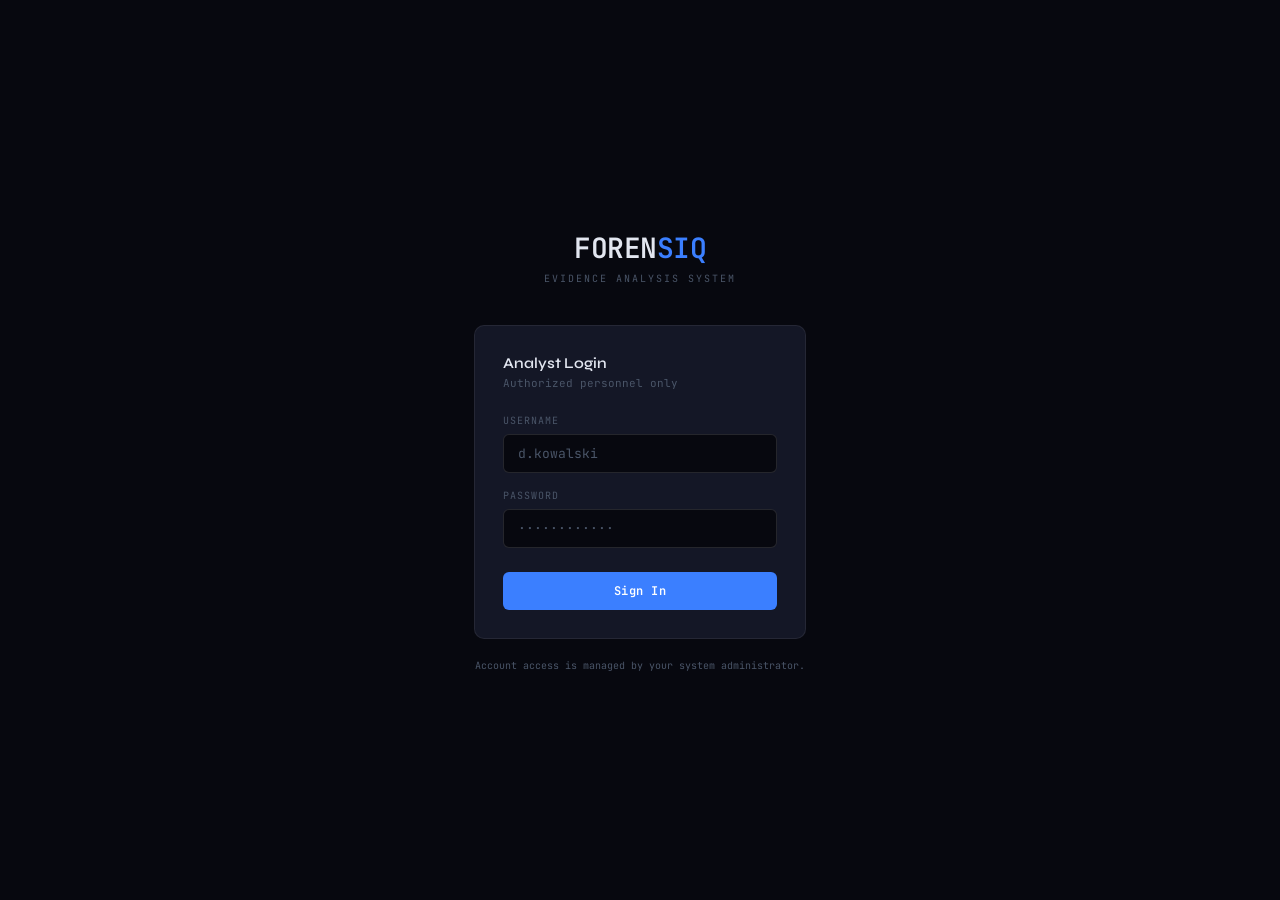
<file: forensiq-ui/relationships.html>
<!DOCTYPE html>
<html lang="en">
<head>
<meta charset="UTF-8">
<meta name="viewport" content="width=device-width, initial-scale=1.0">
<title>Forensiq — Relationships</title>
<link href="https://fonts.googleapis.com/css2?family=JetBrains+Mono:wght@400;500;600&family=Syne:wght@400;500;600;700&display=swap" rel="stylesheet">
<link rel="stylesheet" href="css/base.css">
<style>
.graph-canvas {
  background: var(--bg);
  border: 1px solid var(--border);
  border-radius: 8px;
  width: 100%;
  height: 520px;
  position: relative;
  overflow: hidden;
}
.graph-legend {
  display: flex;
  gap: 20px;
  flex-wrap: wrap;
  margin-bottom: 16px;
}
.legend-item {
  display: flex;
  align-items: center;
  gap: 8px;
  font-family: var(--mono);
  font-size: 11px;
  color: var(--text3);
}
.legend-dot { width: 10px; height: 10px; border-radius: 50%; }
.node-panel {
  position: absolute;
  right: 16px;
  top: 16px;
  width: 220px;
  background: var(--surface);
  border: 1px solid var(--border2);
  border-radius: 8px;
  padding: 14px;
  display: none;
}
.node-panel.visible { display: block; }
.node-panel-title {
  font-size: 13px;
  font-weight: 600;
  color: var(--text);
  margin-bottom: 4px;
}
.node-panel-type {
  font-family: var(--mono);
  font-size: 10px;
  color: var(--text3);
  text-transform: uppercase;
  letter-spacing: 1px;
  margin-bottom: 12px;
}
.node-panel-field { margin-bottom: 8px; }
.node-panel-field label {
  font-family: var(--mono);
  font-size: 9px;
  letter-spacing: 1px;
  text-transform: uppercase;
  color: var(--text3);
  display: block;
  margin-bottom: 3px;
}
.node-panel-field span { font-size: 12px; color: var(--text2); }
.edge-table { width: 100%; margin-top: 16px; }
</style>
</head>
<body>
<div id="sidebar-mount"></div>
<div class="main">
  <div class="topbar">
    <div class="topbar-title">Relationships</div>
    <div class="topbar-spacer"></div>
    <button class="btn btn-ghost" onclick="exportGraph()">Export Graph</button>
  </div>
  <div class="content">
    <div class="stats-grid">
      <div class="stat-card">
        <div class="stat-label">Nodes</div>
        <div class="stat-value" id="rel-nodes">—</div>
        <div class="stat-delta">NetworkX graph</div>
      </div>
      <div class="stat-card">
        <div class="stat-label">Edges</div>
        <div class="stat-value" id="rel-edges">—</div>
        <div class="stat-delta">Relationships</div>
      </div>
      <div class="stat-card">
        <div class="stat-label">Conflict Edges</div>
        <div class="stat-value" id="rel-conflicts" style="color:var(--red)">—</div>
        <div class="stat-delta danger">Disputed links</div>
      </div>
      <div class="stat-card">
        <div class="stat-label">Central Node</div>
        <div class="stat-value" id="rel-central" style="font-size:16px">—</div>
        <div class="stat-delta" id="rel-central-deg">—</div>
      </div>
    </div>

    <div class="graph-legend">
      <div class="legend-item"><div class="legend-dot" style="background:rgba(59,127,255,0.6)"></div>Subject</div>
      <div class="legend-item"><div class="legend-dot" style="background:rgba(168,85,247,0.6)"></div>Witness</div>
      <div class="legend-item"><div class="legend-dot" style="background:rgba(20,184,166,0.6)"></div>Location</div>
      <div class="legend-item"><div class="legend-dot" style="background:rgba(245,158,11,0.6)"></div>Evidence</div>
      <div class="legend-item"><div class="legend-dot" style="background:rgba(34,197,94,0.6)"></div>Person</div>
      <div style="display:flex;align-items:center;gap:8px;font-family:var(--mono);font-size:11px;color:var(--text3)">
        <svg width="24" height="10"><line x1="0" y1="5" x2="24" y2="5" stroke="rgba(239,68,68,0.5)" stroke-width="1.5" stroke-dasharray="4,3"/></svg>
        Conflict edge
      </div>
    </div>

    <div class="graph-canvas" id="graph-canvas">
      <svg id="graph-svg" width="100%" height="100%" style="position:absolute;top:0;left:0"></svg>
      <div id="graph-empty" style="position:absolute;inset:0;display:flex;align-items:center;justify-content:center;font-family:var(--mono);font-size:12px;color:var(--text3)">No relationship data — ingest evidence to build graph.</div>
      <div class="node-panel" id="node-panel">
        <div class="node-panel-title" id="np-title"></div>
        <div class="node-panel-type" id="np-type"></div>
        <div class="node-panel-field"><label>Evidence Sources</label><span id="np-sources"></span></div>
        <div class="node-panel-field"><label>Connections</label><span id="np-conn"></span></div>
        <div class="node-panel-field"><label>Notes</label><span id="np-notes"></span></div>
      </div>
    </div>

    <div class="panel" style="margin-top:16px">
      <div class="panel-header"><div class="panel-title">Edge List</div></div>
      <table class="data-table edge-table">
        <thead><tr><th>From</th><th>To</th><th>Relationship</th><th>Source</th><th>Status</th></tr></thead>
        <tbody id="edge-table"></tbody>
      </table>
    </div>
  </div>
</div>

<script src="css/sidebar.js"></script>
<script>
renderSidebar('relationships');

let nodes = [];
let edges = [];
let nodeMap = {};

async function loadGraph() {
  try {
    const res = await fetch(`${API_URL}/graph`, {
      headers: { Authorization: `Bearer ${getToken()}` },
    });
    if (!res.ok) throw new Error(res.statusText);
    const data = await res.json();
    nodes = data.nodes || [];
    edges = data.edges || [];
    nodeMap = {};
    nodes.forEach(n => nodeMap[n.id] = n);
    updateStats();
    draw();
    renderEdgeTable();
  } catch (e) {
    document.getElementById('graph-empty').textContent = `Failed to load graph: ${e.message}`;
    document.getElementById('graph-empty').style.display = 'flex';
  }
}

function updateStats() {
  document.getElementById('rel-nodes').textContent     = nodes.length || '—';
  document.getElementById('rel-edges').textContent     = edges.length || '—';
  document.getElementById('rel-conflicts').textContent = edges.filter(e => e.status === 'conflict').length || '—';
  const degrees = {};
  edges.forEach(e => {
    degrees[e.from] = (degrees[e.from] || 0) + 1;
    degrees[e.to]   = (degrees[e.to]   || 0) + 1;
  });
  const central = Object.entries(degrees).sort((a, b) => b[1] - a[1])[0];
  document.getElementById('rel-central').textContent     = central ? nodeMap[central[0]]?.label || central[0] : '—';
  document.getElementById('rel-central-deg').textContent = central ? `Degree: ${central[1]}` : '—';
}

function draw() {
  const svg = document.getElementById('graph-svg');
  const W = svg.clientWidth || 800;
  const H = svg.clientHeight || 520;

  const pos = {};
  nodes.forEach(n => { pos[n.id] = { x: n.x * W, y: n.y * H }; });

  let html = '<defs><marker id="arr" markerWidth="6" markerHeight="6" refX="5" refY="3" orient="auto"><path d="M0,0 L0,6 L6,3 z" fill="rgba(255,255,255,0.2)"/></marker><marker id="arr-red" markerWidth="6" markerHeight="6" refX="5" refY="3" orient="auto"><path d="M0,0 L0,6 L6,3 z" fill="rgba(239,68,68,0.5)"/></marker></defs>';

  edges.forEach(e => {
    const a = pos[e.from], b = pos[e.to];
    const conflict = e.status === 'conflict';
    html += `<line x1="${a.x}" y1="${a.y}" x2="${b.x}" y2="${b.y}"
      stroke="${conflict ? 'rgba(239,68,68,0.45)' : 'rgba(255,255,255,0.12)'}"
      stroke-width="${conflict ? 1.5 : 1}"
      stroke-dasharray="${conflict ? '5,4' : 'none'}"
      marker-end="url(#${conflict ? 'arr-red' : 'arr'})"/>`;
  });

  nodes.forEach(n => {
    const p = pos[n.id];
    const r = n.type === 'Subject' ? 26 : n.type === 'Evidence' ? 20 : 18;
    html += `<g onclick="showPanel('${n.id}')" style="cursor:pointer">
      <circle cx="${p.x}" cy="${p.y}" r="${r}" fill="${n.color},0.12)" stroke="${n.color},0.5)" stroke-width="1.5"/>
      <text x="${p.x}" y="${p.y - 4}" text-anchor="middle" fill="${n.color},0.9)" font-family="JetBrains Mono,monospace" font-size="8" font-weight="600">${n.type.toUpperCase()}</text>
      <text x="${p.x}" y="${p.y + 7}" text-anchor="middle" fill="${n.color},0.9)" font-family="JetBrains Mono,monospace" font-size="${n.type === 'Subject' ? 9 : 8}">${n.label}</text>
    </g>`;
  });

  svg.innerHTML = html;
  document.getElementById('graph-empty').style.display = nodes.length ? 'none' : 'flex';
}

function showPanel(id) {
  const n = nodeMap[id];
  const p = document.getElementById('node-panel');
  document.getElementById('np-title').textContent = n.label;
  document.getElementById('np-type').textContent = n.type;
  document.getElementById('np-sources').textContent = n.sources;
  document.getElementById('np-conn').textContent = n.conn;
  document.getElementById('np-notes').textContent = n.notes;
  p.classList.add('visible');
}

function renderEdgeTable() {
  document.getElementById('edge-table').innerHTML = edges.length
    ? edges.map(e => `
        <tr>
          <td class="mono text-accent">${nodeMap[e.from]?.label || e.from}</td>
          <td class="mono text-accent">${nodeMap[e.to]?.label   || e.to}</td>
          <td style="color:var(--text)">${e.type}</td>
          <td class="mono text-muted" style="font-size:11px">${e.source}</td>
          <td><span class="tag ${e.status === 'conflict' ? 'tag-conflict' : 'tag-clean'}">${e.status}</span></td>
        </tr>
      `).join('')
    : '<tr><td colspan="5" style="padding:24px;text-align:center;font-family:var(--mono);font-size:11px;color:var(--text3)">No relationship data yet.</td></tr>';
}

window.addEventListener('resize', draw);
loadGraph();

function exportGraph() {
  if (!nodes.length && !edges.length) { alert('No graph data to export.'); return; }
  const blob = new Blob([JSON.stringify({ nodes, edges }, null, 2)], { type: 'application/json' });
  const a = document.createElement('a');
  a.href = URL.createObjectURL(blob);
  a.download = 'relationship-graph.json';
  a.click();
  URL.revokeObjectURL(a.href);
}
</script>
</body>
</html>
</file>
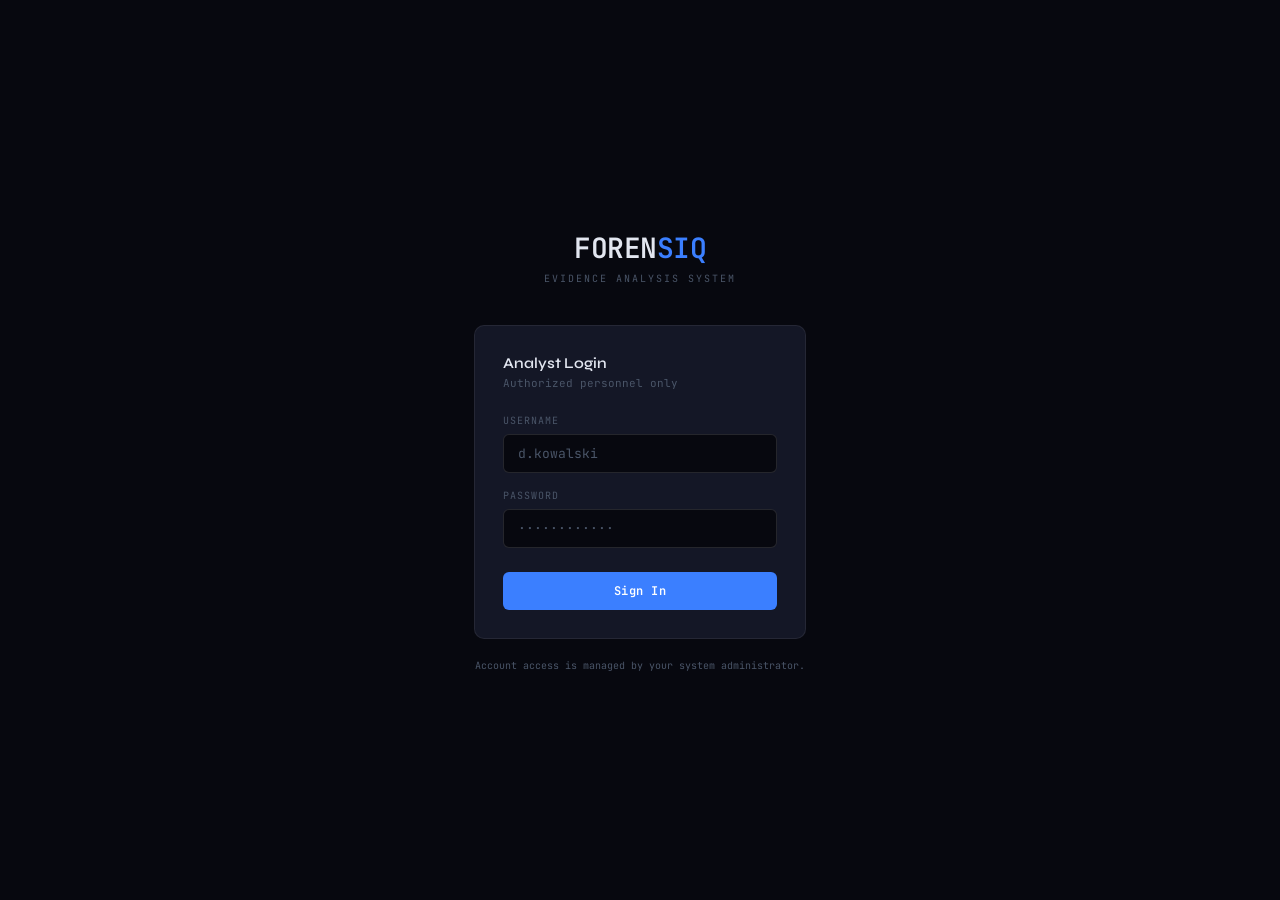
<file: forensiq-ui/reports.html>
<!DOCTYPE html>
<html lang="en">
<head>
<meta charset="UTF-8">
<meta name="viewport" content="width=device-width, initial-scale=1.0">
<title>Forensiq — Reports</title>
<link href="https://fonts.googleapis.com/css2?family=JetBrains+Mono:wght@400;500;600&family=Syne:wght@400;500;600;700&display=swap" rel="stylesheet">
<link rel="stylesheet" href="css/base.css">
<style>
.report-card {
  background: var(--surface);
  border: 1px solid var(--border);
  border-radius: 8px;
  padding: 18px 20px;
  margin-bottom: 12px;
  display: flex;
  align-items: flex-start;
  gap: 16px;
  cursor: pointer;
  transition: border-color 0.15s;
}
.report-card:hover { border-color: var(--border2); }
.report-icon {
  width: 40px; height: 40px;
  border-radius: 8px;
  display: flex;
  align-items: center;
  justify-content: center;
  font-size: 18px;
  flex-shrink: 0;
}
.report-meta { flex:1; }
.report-name { font-size:14px; font-weight:600; color:var(--text); margin-bottom:4px; }
.report-detail { font-family:var(--mono); font-size:11px; color:var(--text3); margin-bottom:8px; }
.report-summary { font-size:12px; color:var(--text2); line-height:1.5; }
.report-actions { display:flex; flex-direction:column; align-items:flex-end; gap:8px; flex-shrink:0; }
.generate-panel {
  background: var(--surface);
  border: 1px solid var(--border);
  border-radius: 8px;
  padding: 20px 22px;
  margin-bottom: 20px;
}
.report-type-grid {
  display: grid;
  grid-template-columns: repeat(3, 1fr);
  gap: 10px;
  margin-bottom: 16px;
}
.report-type-card {
  background: var(--bg);
  border: 1px solid var(--border2);
  border-radius: 6px;
  padding: 14px;
  cursor: pointer;
  transition: all 0.15s;
}
.report-type-card:hover, .report-type-card.selected {
  border-color: var(--accent);
  background: rgba(59,127,255,0.05);
}
.rt-icon { font-size:20px; margin-bottom:8px; }
.rt-name { font-size:12px; font-weight:600; color:var(--text); margin-bottom:3px; }
.rt-desc { font-size:11px; color:var(--text3); }
</style>
</head>
<body>
<div id="sidebar-mount"></div>
<div class="main">
  <div class="topbar">
    <div class="topbar-title">Reports</div>
    <div class="topbar-spacer"></div>
  </div>
  <div class="content">

    <div class="generate-panel">
      <div class="panel-title" style="margin-bottom:14px">Generate New Report</div>
      <div class="report-type-grid">
        <div class="report-type-card selected" onclick="selectType(this)">
          <div class="rt-icon">📋</div>
          <div class="rt-name">Full Analysis</div>
          <div class="rt-desc">All evidence, contradictions, timeline, graph</div>
        </div>
        <div class="report-type-card" onclick="selectType(this)">
          <div class="rt-icon">⚡</div>
          <div class="rt-name">Contradiction Summary</div>
          <div class="rt-desc">Flagged conflicts only with source references</div>
        </div>
        <div class="report-type-card" onclick="selectType(this)">
          <div class="rt-icon">🕐</div>
          <div class="rt-name">Timeline Report</div>
          <div class="rt-desc">Reconstructed events with confidence levels</div>
        </div>
        <div class="report-type-card" onclick="selectType(this)">
          <div class="rt-icon">🔗</div>
          <div class="rt-name">Relationship Map</div>
          <div class="rt-desc">Entity graph with edge annotations</div>
        </div>
        <div class="report-type-card" onclick="selectType(this)">
          <div class="rt-icon">🔒</div>
          <div class="rt-name">Audit Report</div>
          <div class="rt-desc">Chain of custody and integrity verification</div>
        </div>
        <div class="report-type-card" onclick="selectType(this)">
          <div class="rt-icon">📌</div>
          <div class="rt-name">Priority Brief</div>
          <div class="rt-desc">Top 5 evidence items for analyst review</div>
        </div>
      </div>
      <div style="display:flex;gap:10px;align-items:center">
        <button class="btn btn-primary" onclick="doGenerate()">Generate Report</button>
        <span style="font-family:var(--mono);font-size:11px;color:var(--text3)" id="gen-status"></span>
      </div>
    </div>

    <div class="panel-title" style="margin-bottom:14px;font-family:var(--mono);font-size:12px;font-weight:600;text-transform:uppercase;letter-spacing:0.8px;color:var(--text2)">Generated Reports</div>
    <div id="reports-list"><div style="padding:24px;font-family:var(--mono);font-size:11px;color:var(--text3)">Loading...</div></div>

  </div>
</div>

<script src="css/sidebar.js"></script>
<script>
renderSidebar('reports');

function selectType(el) {
  document.querySelectorAll('.report-type-card').forEach(c => c.classList.remove('selected'));
  el.classList.add('selected');
}

function renderReports(reports) {
  const el = document.getElementById('reports-list');
  if (!reports.length) {
    el.innerHTML = '<div style="padding:24px;font-family:var(--mono);font-size:11px;color:var(--text3)">No reports generated yet.</div>';
    return;
  }
  el.innerHTML = reports.map(r => {
    const ts = (r.generated_at || '').replace('T', ' ').substring(0, 16) + ' UTC';
    const hash = r.report_sha256 ? r.report_sha256.substring(0, 8) + '…' : '—';
    return `<div class="report-card">
      <div class="report-icon" style="background:rgba(59,127,255,0.1);border:1px solid rgba(59,127,255,0.2)">📋</div>
      <div class="report-meta">
        <div class="report-name">Analysis Report — ${r.case_id || '#2024-0481'}</div>
        <div class="report-detail">Generated ${ts} · ${r.generated_by || '—'} · ${(r.ranked_evidence || []).length} evidence items · ${(r.contradictions || []).length} contradictions</div>
        <div class="report-summary">${r.summary || 'Tamper-evident report generated by Forensiq pipeline.'}</div>
      </div>
      <div class="report-actions">
        <button class="btn btn-ghost" style="font-size:10px" onclick="verifyReport('${r.report_id}')">Verify</button>
        <span style="font-family:var(--mono);font-size:10px;color:var(--text3)">sha256: ${hash}</span>
      </div>
    </div>`;
  }).join('');
}

async function verifyReport(id) {
  try {
    const res = await fetch(`${API_URL}/reports/${id}/verify`, {
      method: 'POST',
      headers: { Authorization: `Bearer ${getToken()}` },
    });
    const data = await res.json();
    alert(data.valid ? `✓ Integrity verified\n${data.report_sha256}` : `✗ Integrity check FAILED`);
  } catch (e) { alert('Verify failed: ' + e.message); }
}

async function loadReports() {
  try {
    const res = await fetch(`${API_URL}/reports`, {
      headers: { Authorization: `Bearer ${getToken()}` },
    });
    if (!res.ok) throw new Error(res.statusText);
    renderReports(await res.json());
  } catch (e) {
    document.getElementById('reports-list').innerHTML =
      `<div style="padding:24px;font-family:var(--mono);font-size:11px;color:var(--red)">Failed to load: ${e.message}</div>`;
  }
}

async function doGenerate() {
  const s = document.getElementById('gen-status');
  s.textContent = 'Fetching data...';
  s.style.color = 'var(--amber)';
  try {
    const h = { Authorization: `Bearer ${getToken()}` };
    const [evRes, coRes, scRes] = await Promise.all([
      fetch(`${API_URL}/evidence`,      { headers: h }),
      fetch(`${API_URL}/contradictions`,{ headers: h }),
      fetch(`${API_URL}/scores`,         { headers: h }),
    ]);
    const evidence      = evRes.ok ? await evRes.json() : [];
    const contradictions= coRes.ok ? await coRes.json() : [];
    const scores        = scRes.ok ? await scRes.json() : [];

    const evMap = {};
    evidence.forEach(e => evMap[e.uuid] = e);
    const rankedEvidence = scores.map(s => ({
      uuid: s.uuid,
      filename: evMap[s.uuid]?.filename || s.uuid,
      rank: s.rank,
      score: s.score,
      explanation: s.explanation,
    }));
    const contrs = contradictions.map(c => ({
      evidence_uuid_a: c.evidence_uuid_a,
      evidence_uuid_b: c.evidence_uuid_b,
      label: c.label,
      confidence: c.confidence,
      context: c.context,
      explanation: c.explanation,
    }));

    s.textContent = 'Generating...';
    const res = await fetch(`${API_URL}/reports/generate`, {
      method: 'POST',
      headers: { ...h, 'Content-Type': 'application/json' },
      body: JSON.stringify({ case_id: '2024-0481', ranked_evidence: rankedEvidence, contradictions: contrs }),
    });
    if (!res.ok) throw new Error(await res.text());
    s.textContent = 'Report generated';
    s.style.color = 'var(--green)';
    loadReports();
  } catch (e) {
    s.textContent = 'Failed: ' + e.message;
    s.style.color = 'var(--red)';
  }
}

loadReports();
</script>
</body>
</html>
</file>
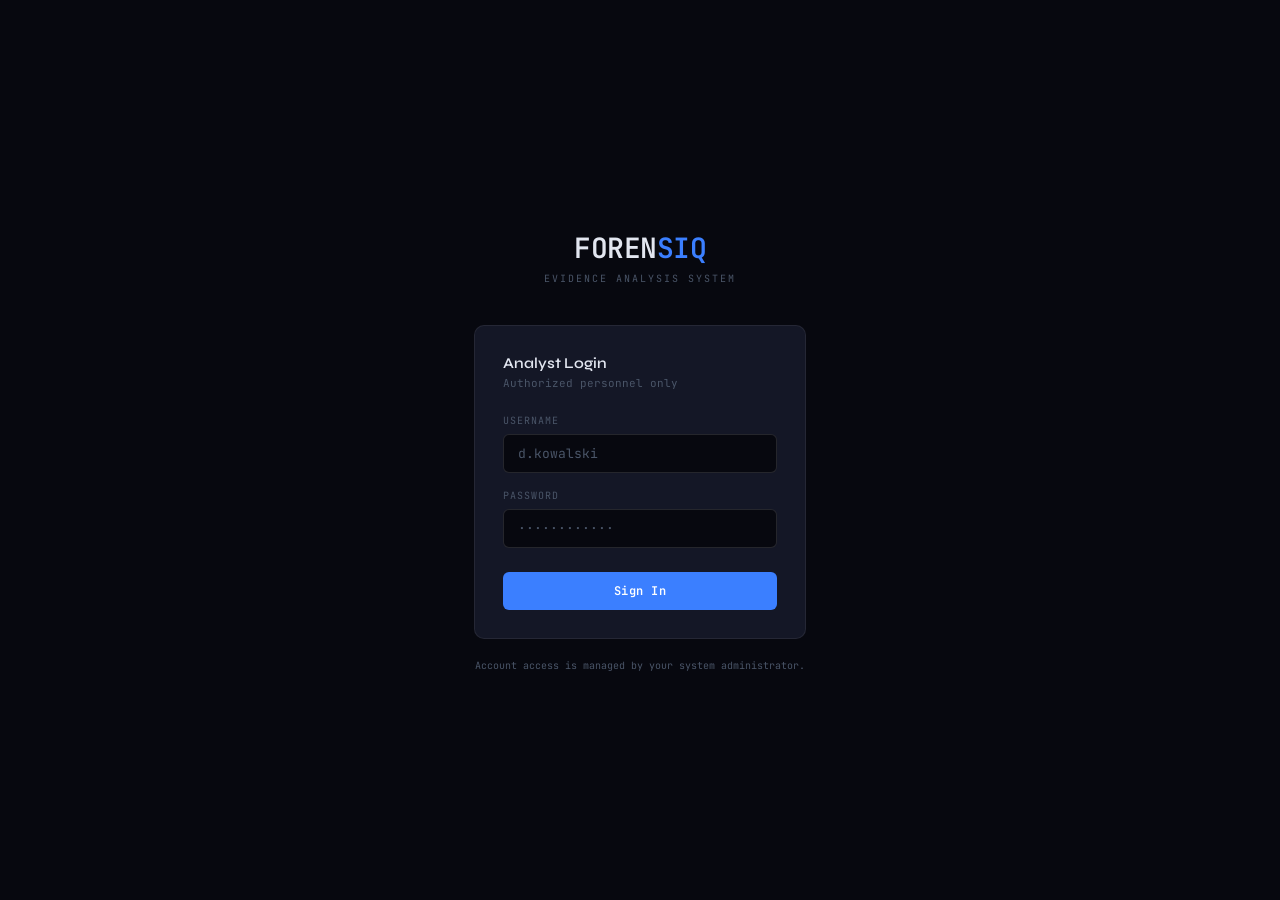
<file: forensiq-ui/timeline.html>
<!DOCTYPE html>
<html lang="en">
<head>
<meta charset="UTF-8">
<meta name="viewport" content="width=device-width, initial-scale=1.0">
<title>Forensiq — Timeline</title>
<link href="https://fonts.googleapis.com/css2?family=JetBrains+Mono:wght@400;500;600&family=Syne:wght@400;500;600;700&display=swap" rel="stylesheet">
<link rel="stylesheet" href="css/base.css">
<style>
.timeline-container { max-width: 800px; padding: 8px 0; }
.timeline-entry {
  display: flex;
  gap: 0;
  margin-bottom: 0;
  position: relative;
}
.timeline-spine {
  display: flex;
  flex-direction: column;
  align-items: center;
  width: 40px;
  flex-shrink: 0;
}
.t-node {
  width: 12px; height: 12px;
  border-radius: 50%;
  border: 2px solid;
  background: var(--surface);
  flex-shrink: 0;
  margin-top: 4px;
  z-index: 1;
}
.t-node.confirmed { border-color: var(--green); background: rgba(34,197,94,0.15); }
.t-node.conflict { border-color: var(--red); background: rgba(239,68,68,0.15); }
.t-node.uncertain { border-color: var(--amber); background: rgba(245,158,11,0.1); }
.t-node.unverified { border-color: var(--text3); }
.t-line {
  width: 1px;
  flex: 1;
  background: var(--border2);
  min-height: 20px;
}
.t-content {
  flex: 1;
  padding: 0 0 24px 12px;
}
.t-time {
  font-family: var(--mono);
  font-size: 10px;
  color: var(--text3);
  margin-bottom: 4px;
}
.t-event {
  font-size: 14px;
  font-weight: 600;
  color: var(--text);
  margin-bottom: 4px;
}
.t-desc {
  font-size: 12px;
  color: var(--text2);
  line-height: 1.5;
  margin-bottom: 8px;
}
.t-sources {
  display: flex;
  flex-wrap: wrap;
  gap: 6px;
  margin-bottom: 6px;
}
.t-source {
  font-family: var(--mono);
  font-size: 10px;
  color: var(--accent);
  background: rgba(59,127,255,0.08);
  padding: 2px 8px;
  border-radius: 4px;
  border: 1px solid rgba(59,127,255,0.15);
}
.t-conflict-ref {
  font-family: var(--mono);
  font-size: 10px;
  color: var(--red);
  background: rgba(239,68,68,0.08);
  padding: 2px 8px;
  border-radius: 4px;
  border: 1px solid rgba(239,68,68,0.2);
}
.t-status-badge {
  display: inline-flex;
  align-items: center;
  gap: 5px;
  font-family: var(--mono);
  font-size: 9px;
  padding: 2px 8px;
  border-radius: 4px;
  text-transform: uppercase;
}
.t-status-badge.confirmed { background: rgba(34,197,94,0.1); color: var(--green); border: 1px solid rgba(34,197,94,0.2); }
.t-status-badge.conflict { background: rgba(239,68,68,0.1); color: var(--red); border: 1px solid rgba(239,68,68,0.2); }
.t-status-badge.uncertain { background: rgba(245,158,11,0.1); color: var(--amber); border: 1px solid rgba(245,158,11,0.2); }
.t-status-badge.unverified { background: var(--surface2); color: var(--text3); border: 1px solid var(--border2); }
.legend {
  display: flex;
  gap: 20px;
  margin-bottom: 24px;
  flex-wrap: wrap;
}
.legend-item {
  display: flex;
  align-items: center;
  gap: 8px;
  font-family: var(--mono);
  font-size: 11px;
  color: var(--text3);
}
.legend-dot {
  width: 10px; height: 10px;
  border-radius: 50%;
  border: 2px solid;
}
</style>
</head>
<body>
<div id="sidebar-mount"></div>
<div class="main">
  <div class="topbar">
    <div class="topbar-title">Timeline</div>
    <div class="topbar-spacer"></div>
    <button class="btn btn-ghost" onclick="exportTimeline()">Export Timeline</button>
  </div>
  <div class="content">
    <div class="stats-grid">
      <div class="stat-card">
        <div class="stat-label">Total Events</div>
        <div class="stat-value">—</div>
        <div class="stat-delta">Reconstructed</div>
      </div>
      <div class="stat-card">
        <div class="stat-label">Confirmed</div>
        <div class="stat-value text-green">—</div>
        <div class="stat-delta">Multi-source</div>
      </div>
      <div class="stat-card">
        <div class="stat-label">Conflicts</div>
        <div class="stat-value" style="color:var(--red)">—</div>
        <div class="stat-delta danger">Source disputes</div>
      </div>
      <div class="stat-card">
        <div class="stat-label">Uncertain</div>
        <div class="stat-value" style="color:var(--amber)">—</div>
        <div class="stat-delta">Single source</div>
      </div>
    </div>

    <div class="legend">
      <div class="legend-item"><div class="legend-dot" style="border-color:var(--green);background:rgba(34,197,94,0.15)"></div>Confirmed</div>
      <div class="legend-item"><div class="legend-dot" style="border-color:var(--red);background:rgba(239,68,68,0.15)"></div>Conflict</div>
      <div class="legend-item"><div class="legend-dot" style="border-color:var(--amber);background:rgba(245,158,11,0.1)"></div>Uncertain</div>
      <div class="legend-item"><div class="legend-dot" style="border-color:var(--text3)"></div>Unverified</div>
    </div>

    <div class="timeline-container" id="timeline"></div>
  </div>
</div>

<script src="css/sidebar.js"></script>
<script>
renderSidebar('timeline');

let timelineEvents = [];

function renderTimeline(events) {
  const total     = events.length;
  const parsed    = events.filter(e => e.timestamp).length;
  const unparsed  = total - parsed;
  const statEls   = document.querySelectorAll('.stat-value');
  if (statEls[0]) statEls[0].textContent = total;
  if (statEls[1]) statEls[1].textContent = parsed;
  if (statEls[2]) statEls[2].textContent = unparsed;
  if (statEls[3]) statEls[3].textContent = events.filter(e => e.confidence < 0.7).length;

  if (!total) {
    document.getElementById('timeline').innerHTML =
      '<div style="padding:40px 24px;text-align:center;font-family:var(--mono);font-size:12px;color:var(--text3)">No timeline events yet. Ingest evidence to run analysis.</div>';
    return;
  }

  document.getElementById('timeline').innerHTML = events.map((e, i) => {
    const status = e.timestamp ? (e.confidence >= 0.85 ? 'confirmed' : 'uncertain') : 'unverified';
    const ts = e.timestamp
      ? e.timestamp.replace('T', ' ').substring(0, 16) + ' UTC'
      : e.timestamp_text || '—';
    const entities = (e.entities_involved || []).map(s => `<span class="t-source">${s}</span>`).join('');
    return `
  <div class="timeline-entry">
    <div class="timeline-spine">
      <div class="t-node ${status}"></div>
      ${i < events.length - 1 ? '<div class="t-line"></div>' : ''}
    </div>
    <div class="t-content">
      <div class="t-time">${ts}</div>
      <div class="t-event">${e.timestamp_text || 'Temporal event'}</div>
      <div class="t-desc">${e.sentence}</div>
      <div class="t-sources">${entities}</div>
      <span class="t-status-badge ${status}">${status}</span>
    </div>
  </div>`;
  }).join('');
}

async function loadTimeline() {
  try {
    const res = await fetch(`${API_URL}/analysis`, {
      headers: { Authorization: `Bearer ${getToken()}` },
    });
    if (!res.ok) throw new Error(res.statusText);
    const analyses = await res.json();

    // Flatten all timeline arrays, sort by timestamp (nulls last)
    const all = [];
    analyses.forEach(a => { if (Array.isArray(a.timeline)) all.push(...a.timeline); });
    all.sort((a, b) => {
      if (!a.timestamp && !b.timestamp) return 0;
      if (!a.timestamp) return 1;
      if (!b.timestamp) return -1;
      return new Date(a.timestamp) - new Date(b.timestamp);
    });

    timelineEvents = all;
    renderTimeline(all);
  } catch (e) {
    document.getElementById('timeline').innerHTML =
      `<div style="padding:24px;font-family:var(--mono);font-size:11px;color:var(--red)">Failed to load: ${e.message}</div>`;
  }
}

loadTimeline();

function exportTimeline() {
  if (!timelineEvents.length) { alert('No timeline events to export.'); return; }
  const headers = ['timestamp', 'timestamp_text', 'sentence', 'confidence', 'entities_involved'];
  const escape  = v => '"' + String(v ?? '').replace(/"/g, '""') + '"';
  const lines   = [headers.map(escape).join(','),
    ...timelineEvents.map(e => [
      escape(e.timestamp),
      escape(e.timestamp_text),
      escape(e.sentence),
      escape(e.confidence),
      escape((e.entities_involved || []).join('; ')),
    ].join(','))];
  const blob = new Blob([lines.join('\n')], { type: 'text/csv' });
  const a = document.createElement('a');
  a.href = URL.createObjectURL(blob);
  a.download = 'timeline.csv';
  a.click();
  URL.revokeObjectURL(a.href);
}
</script>
</body>
</html>
</file>
<file: forensiq-ui/css/base.css>
@import url('https://fonts.googleapis.com/css2?family=JetBrains+Mono:wght@400;500;600&family=Syne:wght@400;500;600;700&display=swap');

:root {
  --bg: #07080f;
  --bg2: #0d0f1a;
  --bg3: #12152200;
  --surface: #141726;
  --surface2: #1a1e2e;
  --border: rgba(255,255,255,0.07);
  --border2: rgba(255,255,255,0.12);
  --text: #e2e6f0;
  --text2: #8892a4;
  --text3: #4a5568;
  --accent: #3b7fff;
  --accent2: #1d4ed8;
  --green: #22c55e;
  --green-dim: #166534;
  --red: #ef4444;
  --red-dim: #7f1d1d;
  --amber: #f59e0b;
  --amber-dim: #78350f;
  --purple: #a855f7;
  --teal: #14b8a6;
  --mono: 'JetBrains Mono', monospace;
  --sans: 'Syne', sans-serif;
}

* { margin: 0; padding: 0; box-sizing: border-box; }

body {
  background: var(--bg);
  color: var(--text);
  font-family: var(--sans);
  font-size: 14px;
  min-height: 100vh;
  display: flex;
}

/* ── Sidebar ─────────────────────────────── */
.sidebar {
  width: 220px;
  min-height: 100vh;
  background: var(--bg2);
  border-right: 1px solid var(--border);
  display: flex;
  flex-direction: column;
  flex-shrink: 0;
}

.logo {
  padding: 24px 20px 20px;
  border-bottom: 1px solid var(--border);
}

.logo-mark {
  font-family: var(--mono);
  font-size: 18px;
  font-weight: 600;
  color: var(--text);
  letter-spacing: -0.5px;
}

.logo-mark span { color: var(--accent); }

.logo-sub {
  font-size: 10px;
  color: var(--text3);
  margin-top: 3px;
  font-family: var(--mono);
  letter-spacing: 1px;
  text-transform: uppercase;
}

.nav {
  padding: 16px 12px;
  flex: 1;
}

.nav-section { margin-bottom: 24px; }

.nav-label {
  font-size: 9px;
  letter-spacing: 1.5px;
  text-transform: uppercase;
  color: var(--text3);
  padding: 0 8px;
  margin-bottom: 6px;
  font-family: var(--mono);
}

.nav-item {
  display: flex;
  align-items: center;
  gap: 10px;
  padding: 8px 10px;
  border-radius: 6px;
  cursor: pointer;
  color: var(--text2);
  font-size: 13px;
  transition: all 0.15s;
  margin-bottom: 2px;
  text-decoration: none;
}

.nav-item:hover { background: var(--surface); color: var(--text); }
.nav-item.active { background: rgba(59,127,255,0.12); color: var(--accent); }

.nav-dot {
  width: 6px; height: 6px;
  border-radius: 50%;
  background: currentColor;
  flex-shrink: 0;
}

.nav-badge {
  margin-left: auto;
  background: var(--red-dim);
  color: var(--red);
  font-size: 10px;
  padding: 1px 6px;
  border-radius: 10px;
  font-family: var(--mono);
}

.sidebar-footer {
  padding: 16px 20px;
  border-top: 1px solid var(--border);
}

.analyst-info {
  display: flex;
  align-items: center;
  gap: 10px;
}

.analyst-avatar {
  width: 30px; height: 30px;
  border-radius: 50%;
  background: rgba(59,127,255,0.2);
  border: 1px solid rgba(59,127,255,0.3);
  display: flex;
  align-items: center;
  justify-content: center;
  font-family: var(--mono);
  font-size: 11px;
  color: var(--accent);
  flex-shrink: 0;
}

.analyst-name { font-size: 12px; font-weight: 500; }
.analyst-role { font-size: 10px; color: var(--text3); margin-top: 1px; }

/* ── Layout ──────────────────────────────── */
.main {
  flex: 1;
  display: flex;
  flex-direction: column;
  overflow: hidden;
}

.topbar {
  height: 56px;
  background: var(--bg2);
  border-bottom: 1px solid var(--border);
  display: flex;
  align-items: center;
  padding: 0 24px;
  gap: 16px;
  flex-shrink: 0;
}

.topbar-title { font-size: 13px; font-weight: 500; color: var(--text2); }
.topbar-title strong { color: var(--text); font-weight: 600; }
.topbar-spacer { flex: 1; }

.content {
  flex: 1;
  overflow-y: auto;
  padding: 24px;
}

/* ── Buttons ─────────────────────────────── */
.btn {
  padding: 7px 14px;
  border-radius: 6px;
  font-family: var(--mono);
  font-size: 11px;
  cursor: pointer;
  border: none;
  transition: all 0.15s;
  letter-spacing: 0.3px;
}

.btn-primary { background: var(--accent); color: white; }
.btn-primary:hover { background: #2563eb; }
.btn-primary:disabled { opacity: 0.5; cursor: not-allowed; }

.btn-ghost {
  background: transparent;
  color: var(--text2);
  border: 1px solid var(--border2);
}
.btn-ghost:hover { background: var(--surface); color: var(--text); }

/* ── Status pill ─────────────────────────── */
.status-pill {
  display: flex;
  align-items: center;
  gap: 6px;
  padding: 5px 12px;
  border-radius: 20px;
  font-family: var(--mono);
  font-size: 11px;
}

.status-pill.active {
  background: rgba(34,197,94,0.1);
  border: 1px solid rgba(34,197,94,0.2);
  color: var(--green);
}

.status-dot {
  width: 6px; height: 6px;
  border-radius: 50%;
  background: currentColor;
  animation: pulse 2s infinite;
}

@keyframes pulse {
  0%, 100% { opacity: 1; }
  50% { opacity: 0.4; }
}

/* ── Stats grid ──────────────────────────── */
.stats-grid {
  display: grid;
  grid-template-columns: repeat(4, 1fr);
  gap: 12px;
  margin-bottom: 24px;
}

.stat-card {
  background: var(--surface);
  border: 1px solid var(--border);
  border-radius: 8px;
  padding: 16px 18px;
}

.stat-label {
  font-size: 10px;
  letter-spacing: 1px;
  text-transform: uppercase;
  color: var(--text3);
  font-family: var(--mono);
  margin-bottom: 8px;
}

.stat-value {
  font-size: 26px;
  font-weight: 700;
  color: var(--text);
  font-family: var(--mono);
  line-height: 1;
}

.stat-delta {
  font-size: 11px;
  margin-top: 6px;
  color: var(--text3);
  font-family: var(--mono);
}

.stat-delta.up     { color: var(--green); }
.stat-delta.warn   { color: var(--amber); }
.stat-delta.danger { color: var(--red); }

/* ── Panels ──────────────────────────────── */
.panel {
  background: var(--surface);
  border: 1px solid var(--border);
  border-radius: 8px;
  overflow: hidden;
}

.panel-header {
  display: flex;
  align-items: center;
  padding: 14px 18px;
  border-bottom: 1px solid var(--border);
  gap: 10px;
}

.panel-title {
  font-size: 12px;
  font-weight: 600;
  text-transform: uppercase;
  letter-spacing: 0.8px;
  color: var(--text2);
  font-family: var(--mono);
}

.panel-count {
  font-family: var(--mono);
  font-size: 11px;
  background: var(--surface2);
  color: var(--text3);
  padding: 2px 8px;
  border-radius: 10px;
  margin-left: auto;
}

/* ── Evidence list ───────────────────────── */
.evidence-list { padding: 0; }

.evidence-item {
  display: flex;
  align-items: flex-start;
  gap: 14px;
  padding: 14px 18px;
  border-bottom: 1px solid var(--border);
  cursor: pointer;
  transition: background 0.1s;
}

.evidence-item:hover { background: var(--surface2); }
.evidence-item:last-child { border-bottom: none; }

.evidence-icon {
  width: 34px; height: 34px;
  border-radius: 6px;
  display: flex;
  align-items: center;
  justify-content: center;
  font-family: var(--mono);
  font-size: 10px;
  font-weight: 600;
  flex-shrink: 0;
  margin-top: 1px;
}

.icon-doc   { background: rgba(59,127,255,0.12);  color: var(--accent);  border: 1px solid rgba(59,127,255,0.2); }
.icon-vid   { background: rgba(168,85,247,0.12);  color: var(--purple);  border: 1px solid rgba(168,85,247,0.2); }
.icon-img   { background: rgba(20,184,166,0.12);  color: var(--teal);    border: 1px solid rgba(20,184,166,0.2); }
.icon-audio { background: rgba(245,158,11,0.12);  color: var(--amber);   border: 1px solid rgba(245,158,11,0.2); }
.icon-csv   { background: rgba(245,158,11,0.12);  color: var(--amber);   border: 1px solid rgba(245,158,11,0.2); }

.evidence-meta { flex: 1; min-width: 0; }

.evidence-name {
  font-size: 13px;
  font-weight: 500;
  color: var(--text);
  white-space: nowrap;
  overflow: hidden;
  text-overflow: ellipsis;
  margin-bottom: 3px;
}

.evidence-detail {
  font-size: 11px;
  color: var(--text3);
  font-family: var(--mono);
}

.evidence-right {
  display: flex;
  flex-direction: column;
  align-items: flex-end;
  gap: 5px;
  flex-shrink: 0;
}

/* ── Score bar ───────────────────────────── */
.score-bar-wrap { display: flex; align-items: center; gap: 8px; }

.score-bar {
  width: 60px; height: 3px;
  background: var(--surface2);
  border-radius: 2px;
  overflow: hidden;
}

.score-fill { height: 100%; border-radius: 2px; }
.score-fill.high { background: var(--green); }
.score-fill.mid  { background: var(--amber); }
.score-fill.low  { background: var(--red); }

.score-num {
  font-family: var(--mono);
  font-size: 11px;
  color: var(--text2);
  min-width: 30px;
  text-align: right;
}

/* ── Tags ────────────────────────────────── */
.tag {
  font-family: var(--mono);
  font-size: 9px;
  padding: 2px 7px;
  border-radius: 4px;
  letter-spacing: 0.3px;
  text-transform: uppercase;
}

.tag-conflict { background: rgba(239,68,68,0.12);  color: var(--red);    border: 1px solid rgba(239,68,68,0.2); }
.tag-clean    { background: rgba(34,197,94,0.1);   color: var(--green);  border: 1px solid rgba(34,197,94,0.15); }
.tag-pending  { background: rgba(245,158,11,0.1);  color: var(--amber);  border: 1px solid rgba(245,158,11,0.2); }
.tag-info     { background: rgba(59,127,255,0.08); color: var(--accent); border: 1px solid rgba(59,127,255,0.15); }

/* ── Contradiction panel ─────────────────── */
.contradiction-list { padding: 0; }

.contradiction-item {
  padding: 14px 18px;
  border-bottom: 1px solid var(--border);
}
.contradiction-item:last-child { border-bottom: none; }

.contradiction-header { display: flex; align-items: center; gap: 8px; margin-bottom: 8px; }

.contradiction-severity { width: 7px; height: 7px; border-radius: 50%; flex-shrink: 0; }
.sev-high { background: var(--red); }
.sev-mid  { background: var(--amber); }

.contradiction-type { font-family: var(--mono); font-size: 11px; font-weight: 600; color: var(--text); }
.contradiction-conf { margin-left: auto; font-family: var(--mono); font-size: 10px; color: var(--text3); }
.contradiction-desc { font-size: 12px; color: var(--text2); line-height: 1.5; margin-bottom: 8px; }
.contradiction-sources { display: flex; gap: 6px; flex-wrap: wrap; }

.source-ref {
  font-family: var(--mono);
  font-size: 10px;
  color: var(--accent);
  background: rgba(59,127,255,0.08);
  padding: 2px 8px;
  border-radius: 4px;
  border: 1px solid rgba(59,127,255,0.15);
}

/* ── Timeline ────────────────────────────── */
.timeline { padding: 16px 18px; }

.timeline-item {
  display: flex;
  gap: 14px;
  margin-bottom: 16px;
  position: relative;
}
.timeline-item:last-child { margin-bottom: 0; }

.timeline-left { display: flex; flex-direction: column; align-items: center; flex-shrink: 0; width: 30px; }

.timeline-node {
  width: 10px; height: 10px;
  border-radius: 50%;
  border: 2px solid;
  flex-shrink: 0;
  background: var(--surface);
}

.timeline-node.confirmed  { border-color: var(--green); background: rgba(34,197,94,0.15); }
.timeline-node.conflict   { border-color: var(--red);   background: rgba(239,68,68,0.15); }
.timeline-node.unverified { border-color: var(--text3); }

.timeline-line { flex: 1; width: 1px; background: var(--border); margin-top: 4px; }
.timeline-content { flex: 1; padding-bottom: 4px; }
.timeline-time  { font-family: var(--mono); font-size: 10px; color: var(--text3); margin-bottom: 3px; }
.timeline-event { font-size: 12px; color: var(--text); font-weight: 500; margin-bottom: 2px; }
.timeline-source { font-size: 11px; color: var(--text3); }

/* ── Graph ───────────────────────────────── */
.graph-area {
  padding: 16px 18px;
  height: 220px;
  display: flex;
  align-items: center;
  justify-content: center;
  position: relative;
}
.graph-svg { width: 100%; height: 100%; }

/* ── Hash display ────────────────────────── */
.hash-display {
  font-family: var(--mono);
  font-size: 10px;
  color: var(--text3);
  word-break: break-all;
  line-height: 1.6;
  padding: 12px 18px;
  background: var(--bg);
  border-top: 1px solid var(--border);
}
.hash-label { color: var(--text3); font-size: 9px; letter-spacing: 1px; text-transform: uppercase; margin-bottom: 4px; }
.hash-value { color: var(--teal); }

/* ── Data table ──────────────────────────── */
.data-table {
  width: 100%;
  border-collapse: collapse;
  font-size: 12px;
}

.data-table th {
  font-family: var(--mono);
  font-size: 9px;
  letter-spacing: 1px;
  text-transform: uppercase;
  color: var(--text3);
  padding: 10px 18px;
  border-bottom: 1px solid var(--border);
  text-align: left;
  font-weight: 500;
}

.data-table td {
  padding: 12px 18px;
  border-bottom: 1px solid var(--border);
  color: var(--text2);
  vertical-align: middle;
}

.data-table tr:last-child td { border-bottom: none; }
.data-table tbody tr:hover td { background: var(--surface2); }

/* ── Utility classes ─────────────────────── */
.mono        { font-family: var(--mono); }
.text-accent { color: var(--accent); }
.text-muted  { color: var(--text3); }
.text-green  { color: var(--green); }

/* ── Two-col + bottom-row ────────────────── */
.two-col     { display: grid; grid-template-columns: 1fr 360px; gap: 16px; margin-bottom: 16px; }
.bottom-row  { display: grid; grid-template-columns: 1fr 1fr; gap: 16px; }

/* ── Modal ───────────────────────────────── */
.modal-overlay {
  display: none;
  position: fixed;
  inset: 0;
  background: rgba(0,0,0,0.6);
  z-index: 1000;
  align-items: center;
  justify-content: center;
}
.modal-overlay.open { display: flex; }

.modal {
  background: var(--surface);
  border: 1px solid var(--border2);
  border-radius: 10px;
  width: 520px;
  max-width: calc(100vw - 48px);
  box-shadow: 0 24px 80px rgba(0,0,0,0.6);
}

.modal-header {
  padding: 22px 24px 18px;
  border-bottom: 1px solid var(--border);
}

.modal-title {
  font-size: 15px;
  font-weight: 600;
  color: var(--text);
  margin-bottom: 3px;
}

.modal-subtitle {
  font-family: var(--mono);
  font-size: 11px;
  color: var(--text3);
}

.modal-body { padding: 20px 24px; }
.modal-footer {
  padding: 16px 24px;
  border-top: 1px solid var(--border);
  display: flex;
  justify-content: flex-end;
  gap: 10px;
}

/* ── Scrollbar ───────────────────────────── */
::-webkit-scrollbar { width: 4px; }
::-webkit-scrollbar-track { background: transparent; }
::-webkit-scrollbar-thumb { background: var(--surface2); border-radius: 2px; }
</file>
